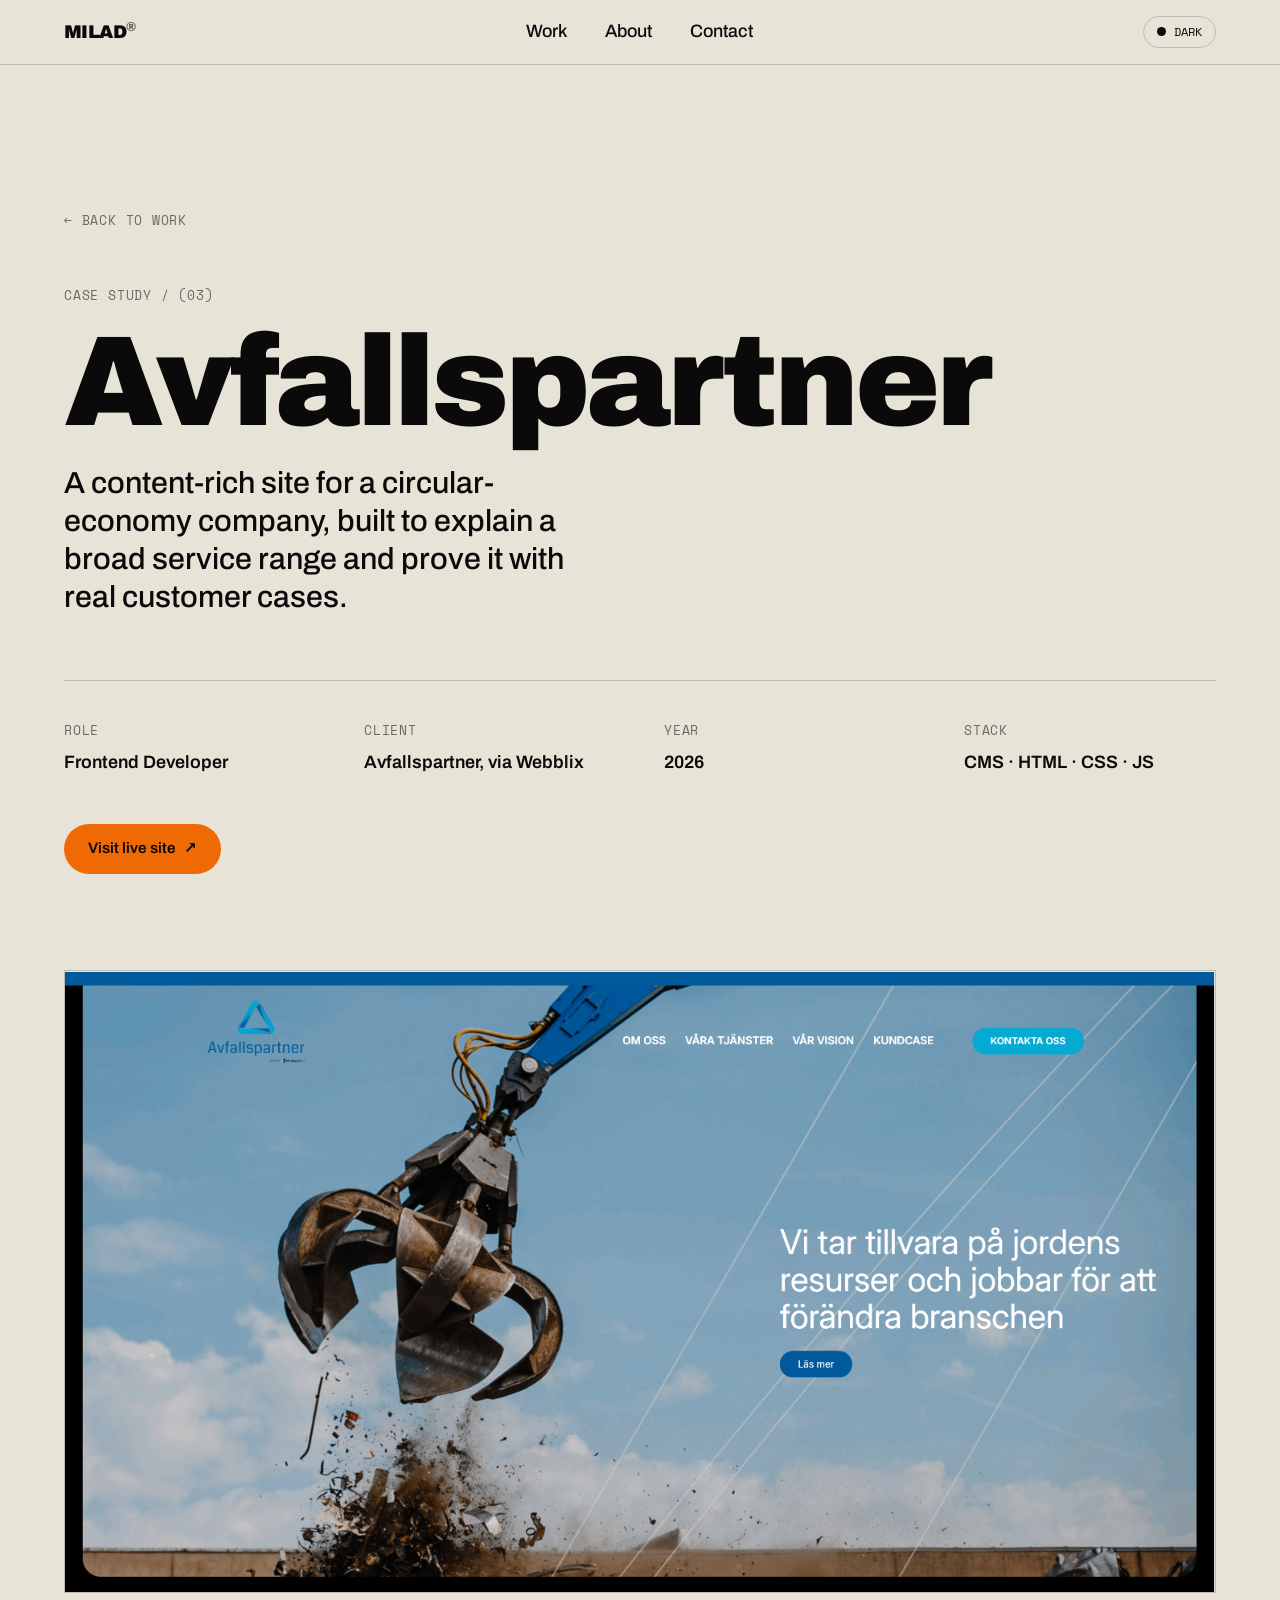
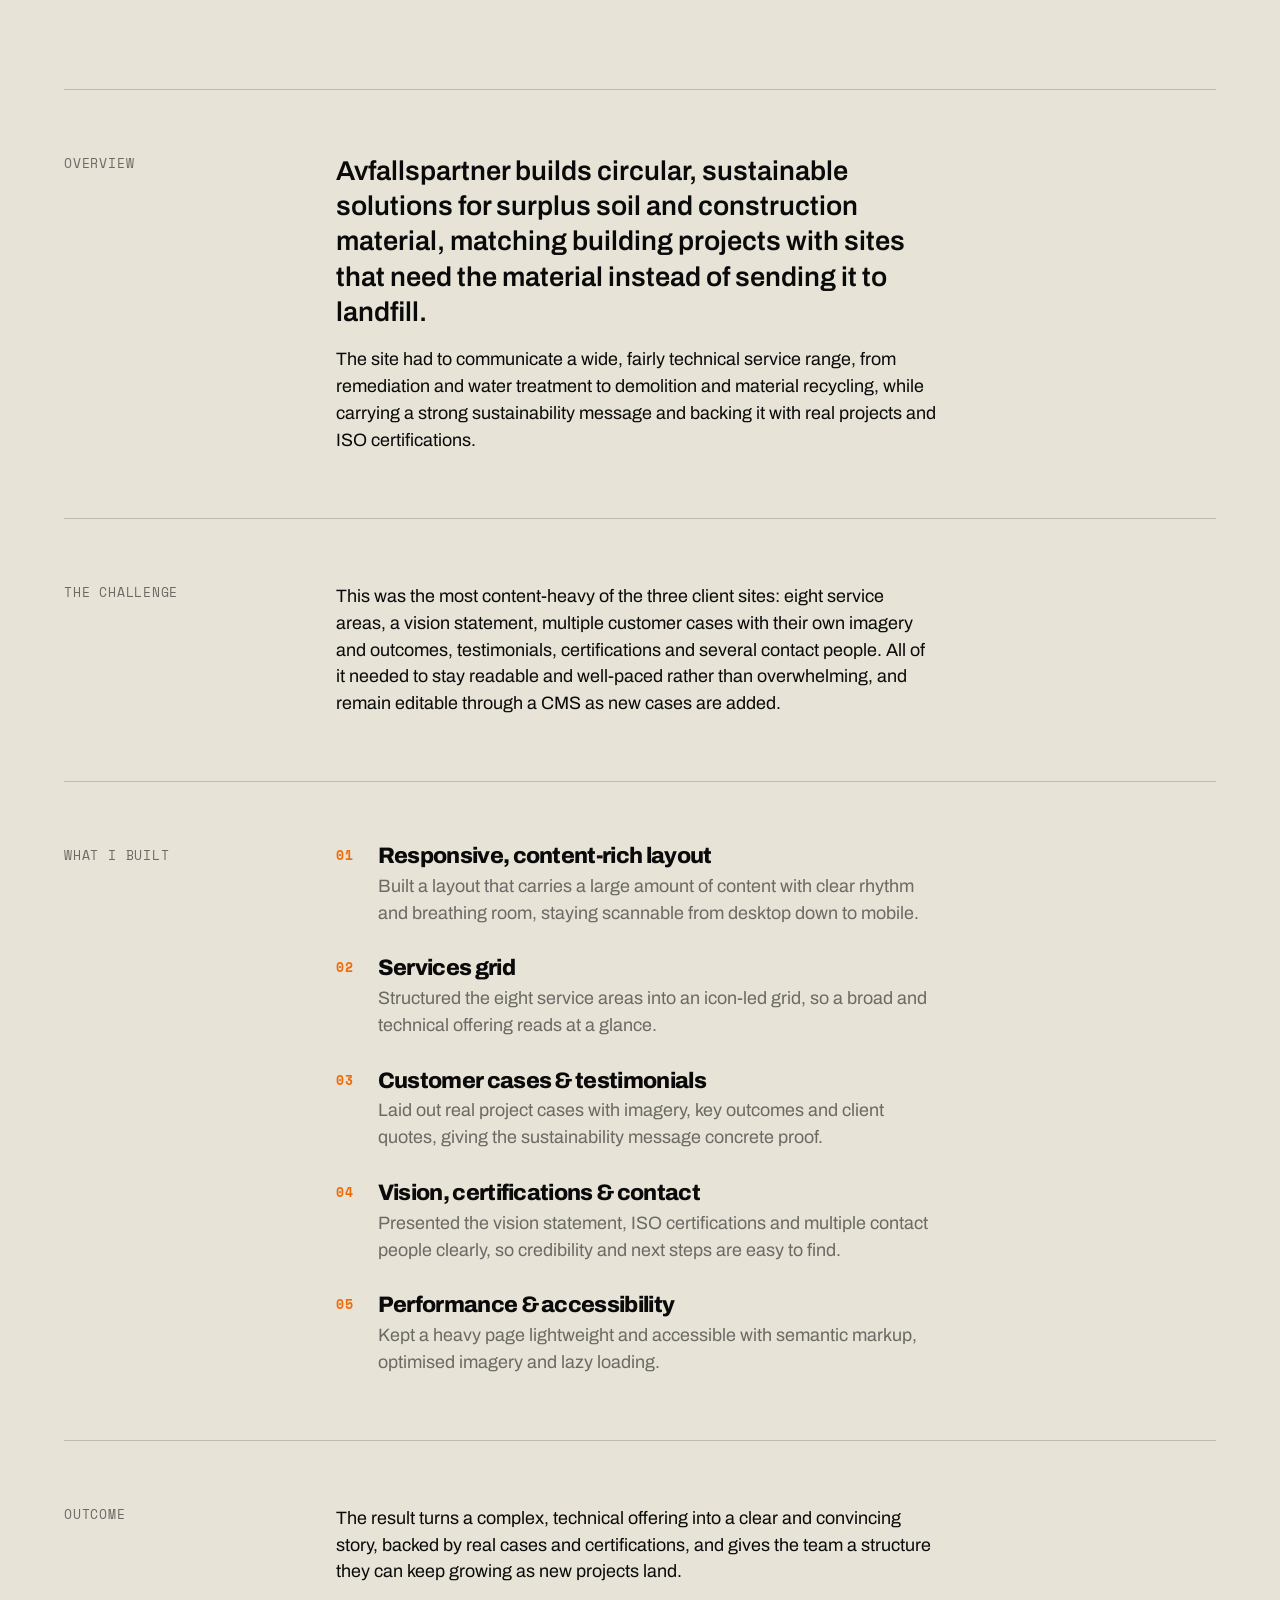
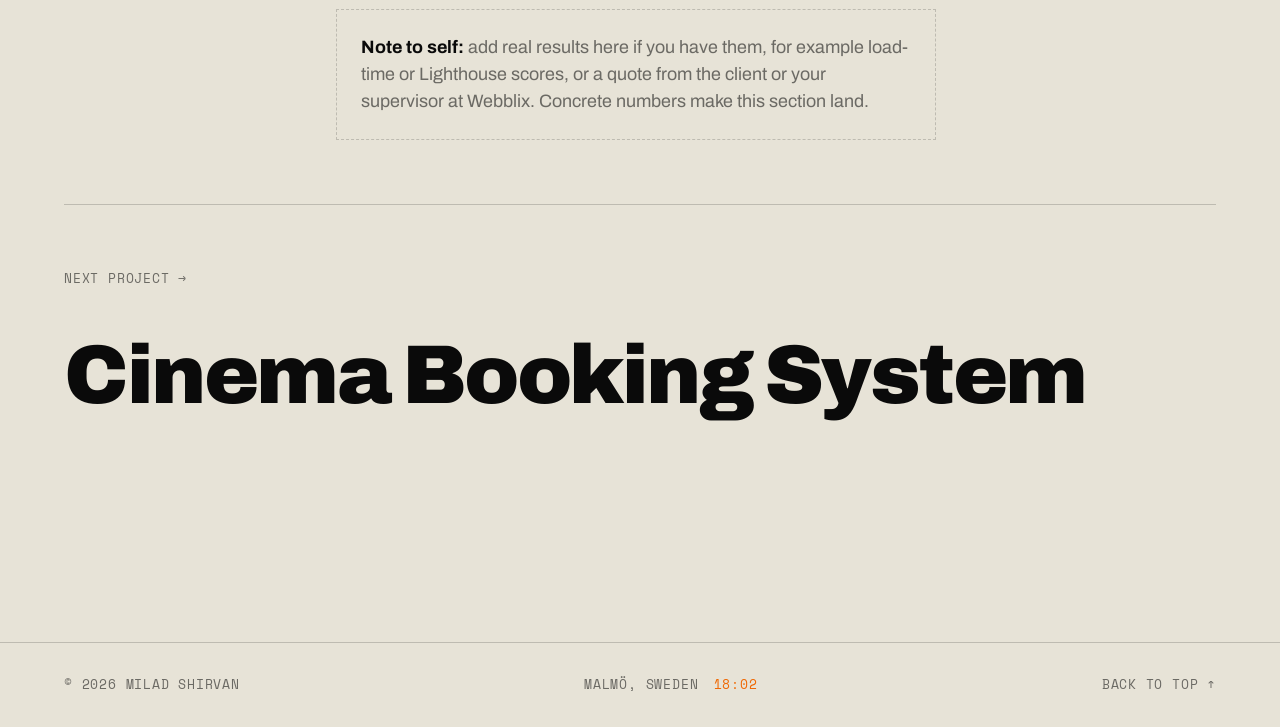
<file: work-avfallspartner.html>
<!doctype html>
<html lang="en" data-theme="light">
  <head>
    <meta charset="UTF-8" />
    <meta name="viewport" content="width=device-width, initial-scale=1.0" />
    <title>Avfallspartner · Case Study · Milad Shirvan</title>
    <meta
      name="description"
      content="Case study: a content-rich site for Avfallspartner, a circular-economy company reusing surplus construction material. Frontend by Milad Shirvan."
    />

    <link rel="icon" href="images/favicon.svg" type="image/svg+xml" />
    <meta name="theme-color" content="#0A0A0A" />

    <link rel="preconnect" href="https://fonts.googleapis.com" />
    <link rel="preconnect" href="https://fonts.gstatic.com" crossorigin />
    <link
      href="https://fonts.googleapis.com/css2?family=Archivo:wght@400;500;600;700;800;900&family=Space+Mono:wght@400;700&display=swap"
      rel="stylesheet"
    />

    <link rel="stylesheet" href="style.css" />
  </head>
  <body>
    <div class="cursor" id="cursor" aria-hidden="true">
      <span class="cursor-dot"></span>
    </div>

    <header class="nav">
      <a href="index.html" class="wordmark">MILAD<span>&reg;</span></a>
      <nav class="nav-links" aria-label="Primary">
        <a href="index.html#work">Work</a>
        <a href="index.html#about">About</a>
        <a href="index.html#contact">Contact</a>
      </nav>
      <div class="nav-tools">
        <button
          id="themeToggle"
          class="theme-toggle"
          aria-label="Toggle color theme"
          aria-pressed="false"
        >
          <span class="theme-dot"></span><span class="theme-label">Dark</span>
        </button>
        <button
          id="menuToggle"
          class="menu-toggle"
          aria-label="Toggle menu"
          aria-expanded="false"
        >
          <span></span><span></span>
        </button>
      </div>
    </header>

    <main id="top" class="container-x container-y">
      <a href="index.html#work" class="mono case-back">← Back to work</a>

      <span class="mono case-eyebrow reveal">Case study / (03)</span>
      <h1 class="case-title reveal">Avfallspartner</h1>
      <p class="case-summary reveal">
        A content-rich site for a circular-economy company, built to explain a
        broad service range and prove it with real customer cases.
      </p>

      <div class="case-meta reveal">
        <div>
          <span class="mono m-label">Role</span
          ><span class="m-value">Frontend Developer</span>
        </div>
        <div>
          <span class="mono m-label">Client</span
          ><span class="m-value">Avfallspartner, via Webblix</span>
        </div>
        <div>
          <span class="mono m-label">Year</span
          ><span class="m-value">2026</span>
        </div>
        <div>
          <span class="mono m-label">Stack</span
          ><span class="m-value">CMS · HTML · CSS · JS</span>
        </div>
      </div>

      <a
        href="https://www.avfallspartner.se/"
        target="_blank"
        rel="noopener"
        class="btn btn-solid case-visit"
        >Visit live site <span aria-hidden="true">↗</span></a
      >

      <figure class="case-figure reveal">
        <img
          src="images/avfallspartner.png"
          alt="Avfallspartner website"
          loading="lazy"
        />
      </figure>

      <section class="case-section">
        <span class="mono s-label">Overview</span>
        <div class="s-body">
          <p class="case-lead reveal">
            Avfallspartner builds circular, sustainable solutions for surplus
            soil and construction material, matching building projects with
            sites that need the material instead of sending it to landfill.
          </p>
          <p class="reveal">
            The site had to communicate a wide, fairly technical service range,
            from remediation and water treatment to demolition and material
            recycling, while carrying a strong sustainability message and
            backing it with real projects and ISO certifications.
          </p>
        </div>
      </section>

      <section class="case-section">
        <span class="mono s-label">The challenge</span>
        <div class="s-body reveal">
          <p>
            This was the most content-heavy of the three client sites: eight
            service areas, a vision statement, multiple customer cases with
            their own imagery and outcomes, testimonials, certifications and
            several contact people. All of it needed to stay readable and
            well-paced rather than overwhelming, and remain editable through a
            CMS as new cases are added.
          </p>
        </div>
      </section>

      <section class="case-section">
        <span class="mono s-label">What I built</span>
        <div class="s-body">
          <ol class="case-steps">
            <li class="case-step reveal">
              <span class="mono st-num">01</span>
              <div>
                <h3>Responsive, content-rich layout</h3>
                <p>
                  Built a layout that carries a large amount of content with
                  clear rhythm and breathing room, staying scannable from
                  desktop down to mobile.
                </p>
              </div>
            </li>
            <li class="case-step reveal">
              <span class="mono st-num">02</span>
              <div>
                <h3>Services grid</h3>
                <p>
                  Structured the eight service areas into an icon-led grid, so a
                  broad and technical offering reads at a glance.
                </p>
              </div>
            </li>
            <li class="case-step reveal">
              <span class="mono st-num">03</span>
              <div>
                <h3>Customer cases &amp; testimonials</h3>
                <p>
                  Laid out real project cases with imagery, key outcomes and
                  client quotes, giving the sustainability message concrete
                  proof.
                </p>
              </div>
            </li>
            <li class="case-step reveal">
              <span class="mono st-num">04</span>
              <div>
                <h3>Vision, certifications &amp; contact</h3>
                <p>
                  Presented the vision statement, ISO certifications and
                  multiple contact people clearly, so credibility and next steps
                  are easy to find.
                </p>
              </div>
            </li>
            <li class="case-step reveal">
              <span class="mono st-num">05</span>
              <div>
                <h3>Performance &amp; accessibility</h3>
                <p>
                  Kept a heavy page lightweight and accessible with semantic
                  markup, optimised imagery and lazy loading.
                </p>
              </div>
            </li>
          </ol>
        </div>
      </section>

      <section class="case-section">
        <span class="mono s-label">Outcome</span>
        <div class="s-body reveal">
          <p>
            The result turns a complex, technical offering into a clear and
            convincing story, backed by real cases and certifications, and gives
            the team a structure they can keep growing as new projects land.
          </p>
          <p class="case-note">
            <strong>Note to self:</strong> add real results here if you have
            them, for example load-time or Lighthouse scores, or a quote from
            the client or your supervisor at Webblix. Concrete numbers make this
            section land.
          </p>
        </div>
      </section>

      <a href="work-cinema.html" class="case-next">
        <span class="mono n-lead">Next project →</span>
        <span class="n-title">Cinema Booking System</span>
      </a>
    </main>

    <footer class="footer container-x">
      <span class="mono">© <span id="year"></span> Milad Shirvan</span>
      <span class="mono"
        >Malmö, Sweden <span class="clock" id="clock"></span
      ></span>
      <a href="#top" class="mono back-top">Back to top ↑</a>
    </footer>

    <script src="script.js"></script>
  </body>
</html>
</file>
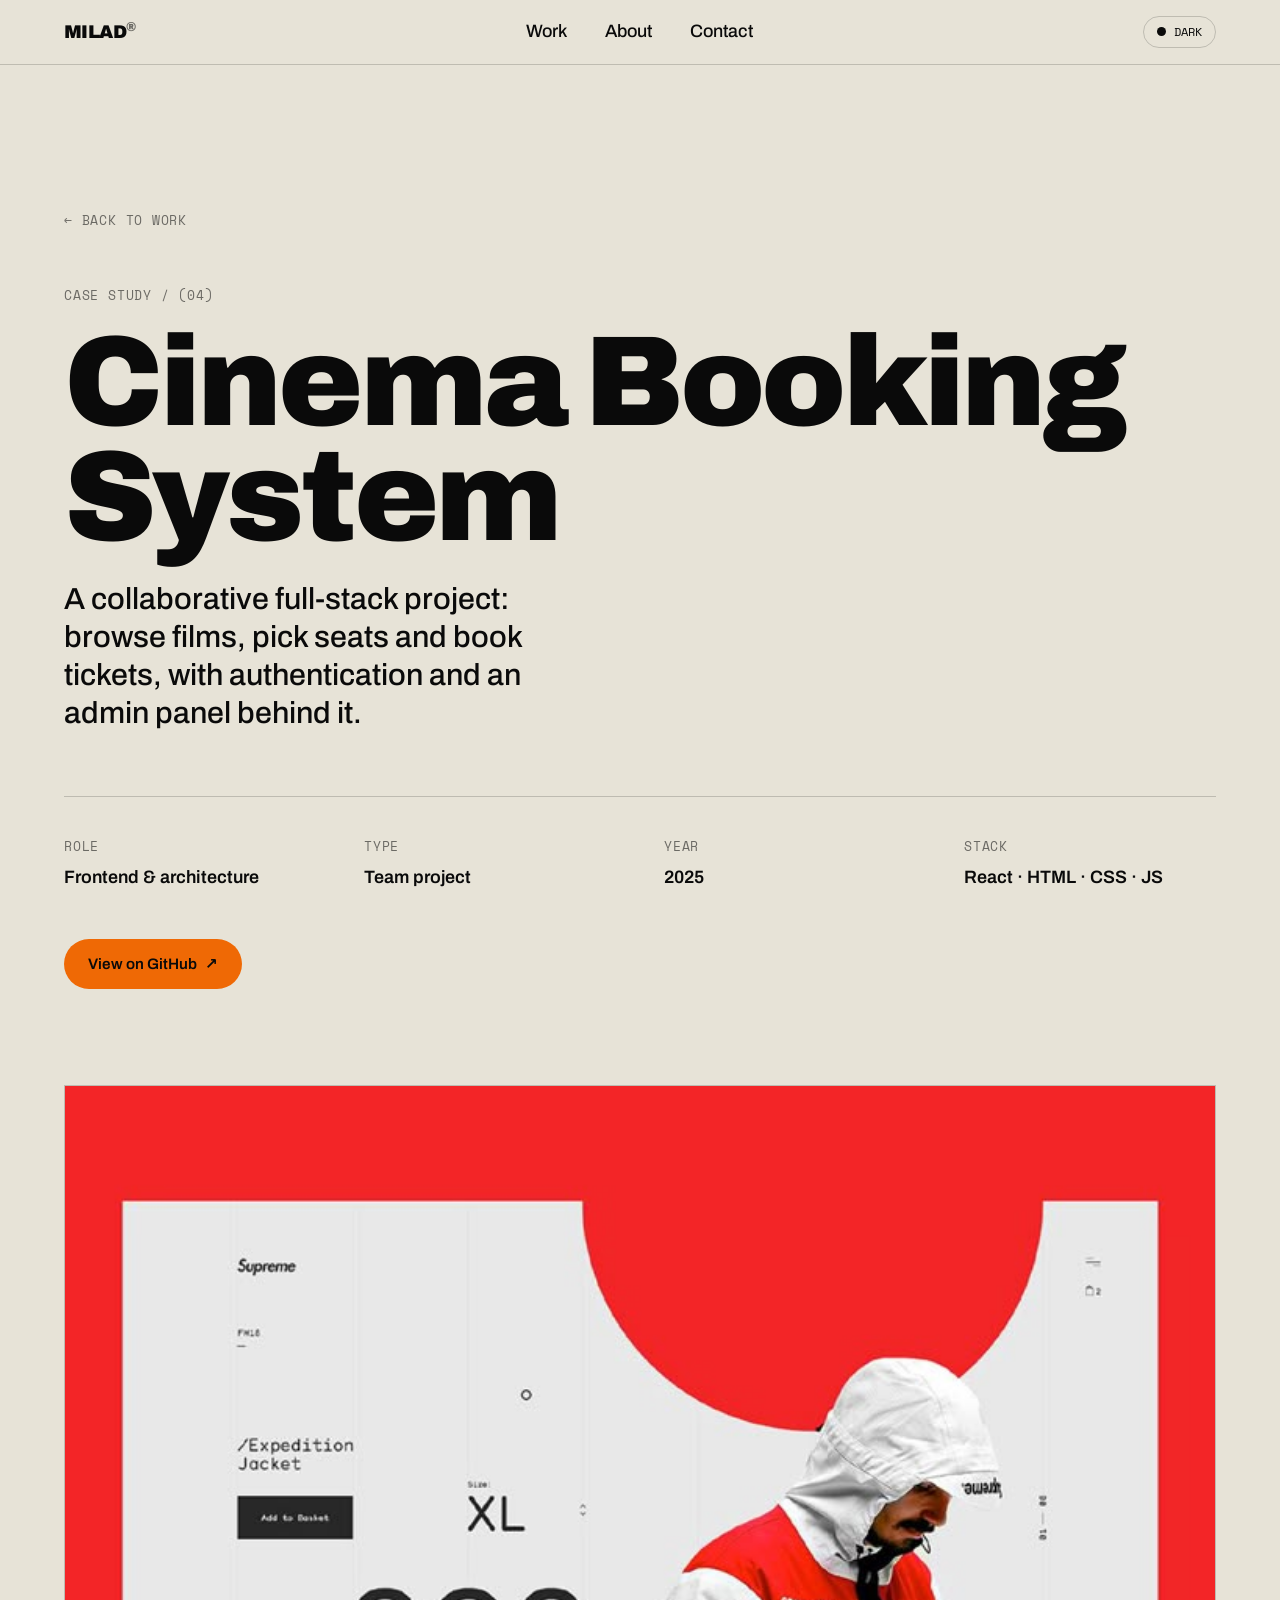
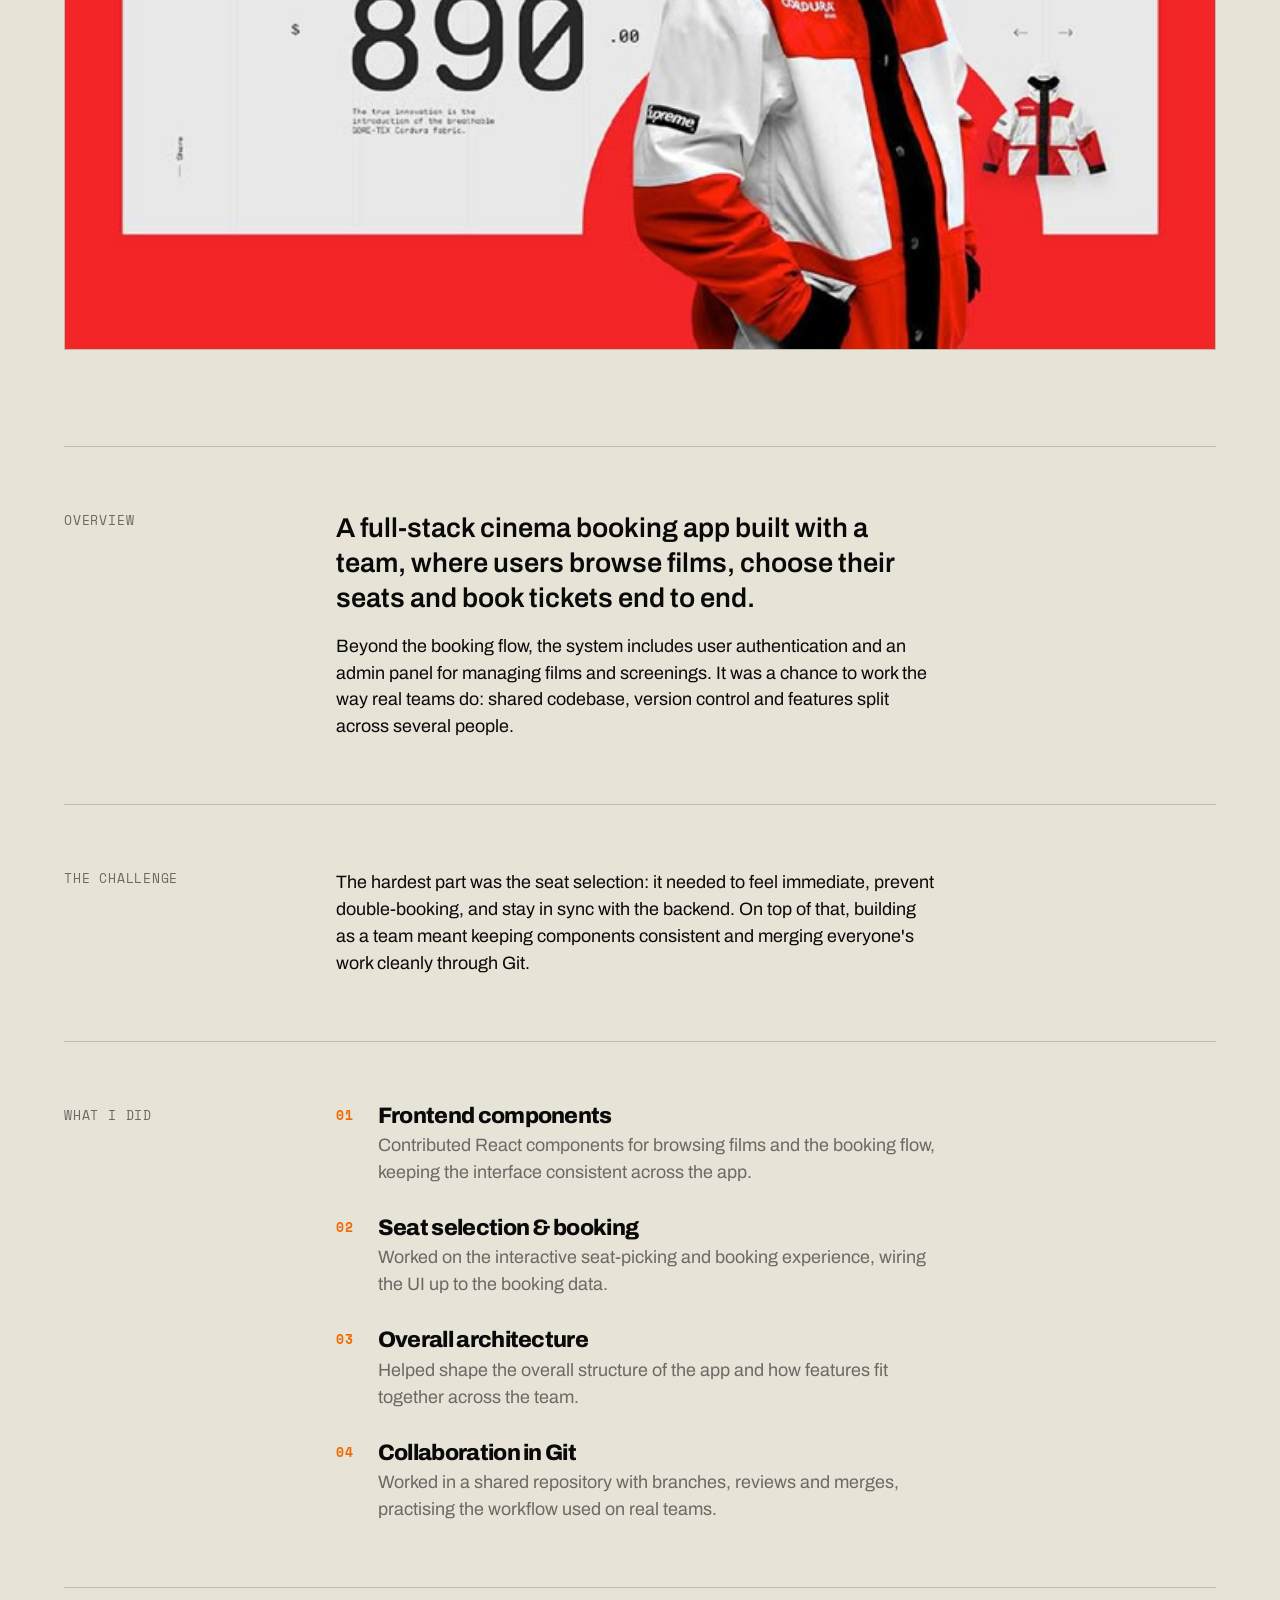
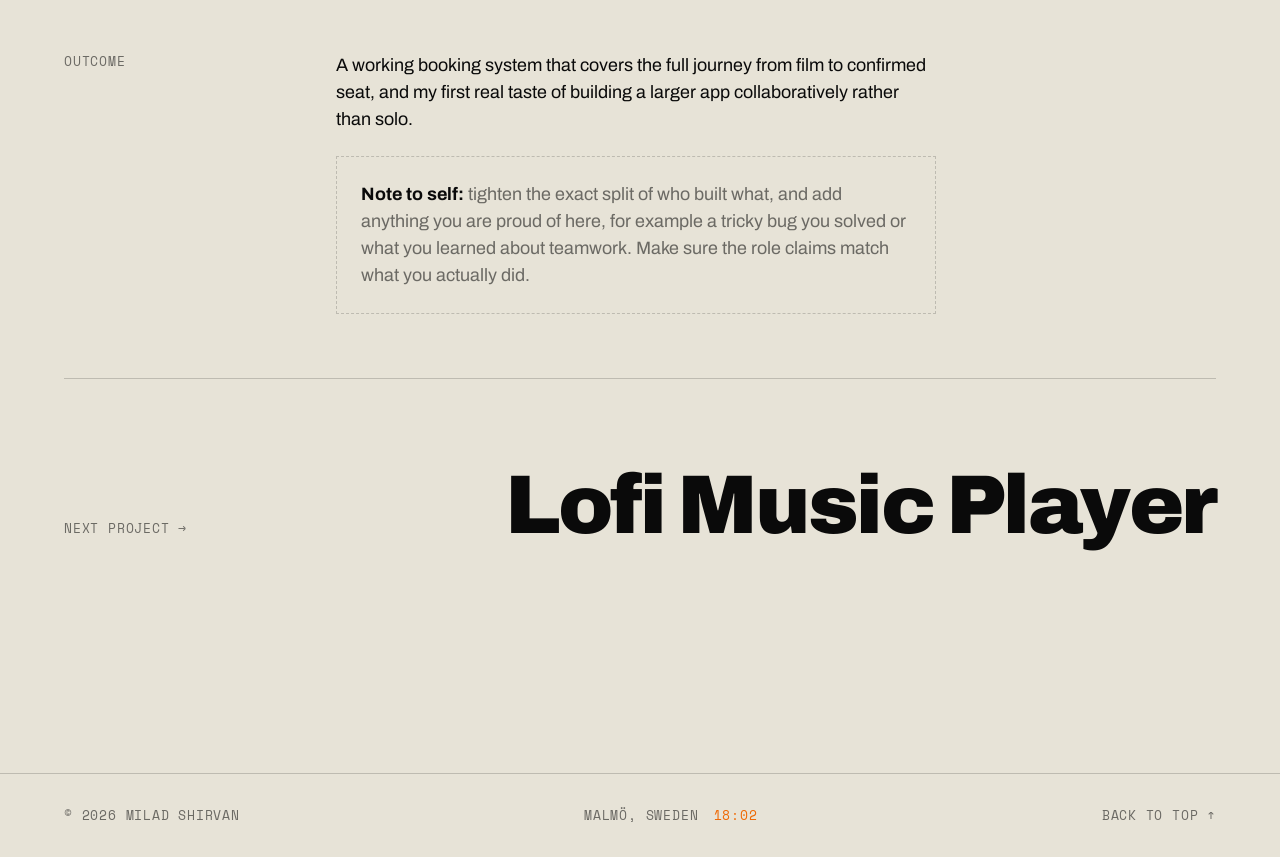
<file: work-cinema.html>
<!doctype html>
<html lang="en" data-theme="light">
  <head>
    <meta charset="UTF-8" />
    <meta name="viewport" content="width=device-width, initial-scale=1.0" />
    <title>Cinema Booking System · Case Study · Milad Shirvan</title>
    <meta
      name="description"
      content="Case study: a collaborative full-stack cinema booking system with seat selection, authentication and an admin panel. Frontend by Milad Shirvan."
    />

    <link rel="icon" href="images/favicon.svg" type="image/svg+xml" />
    <meta name="theme-color" content="#0A0A0A" />

    <link rel="preconnect" href="https://fonts.googleapis.com" />
    <link rel="preconnect" href="https://fonts.gstatic.com" crossorigin />
    <link
      href="https://fonts.googleapis.com/css2?family=Archivo:wght@400;500;600;700;800;900&family=Space+Mono:wght@400;700&display=swap"
      rel="stylesheet"
    />

    <link rel="stylesheet" href="style.css" />
  </head>
  <body>
    <div class="cursor" id="cursor" aria-hidden="true">
      <span class="cursor-dot"></span>
    </div>

    <header class="nav">
      <a href="index.html" class="wordmark">MILAD<span>&reg;</span></a>
      <nav class="nav-links" aria-label="Primary">
        <a href="index.html#work">Work</a>
        <a href="index.html#about">About</a>
        <a href="index.html#contact">Contact</a>
      </nav>
      <div class="nav-tools">
        <button
          id="themeToggle"
          class="theme-toggle"
          aria-label="Toggle color theme"
          aria-pressed="false"
        >
          <span class="theme-dot"></span><span class="theme-label">Dark</span>
        </button>
        <button
          id="menuToggle"
          class="menu-toggle"
          aria-label="Toggle menu"
          aria-expanded="false"
        >
          <span></span><span></span>
        </button>
      </div>
    </header>

    <main id="top" class="container-x container-y">
      <a href="index.html#work" class="mono case-back">← Back to work</a>

      <span class="mono case-eyebrow reveal">Case study / (04)</span>
      <h1 class="case-title reveal">Cinema Booking System</h1>
      <p class="case-summary reveal">
        A collaborative full-stack project: browse films, pick seats and book
        tickets, with authentication and an admin panel behind it.
      </p>

      <div class="case-meta reveal">
        <div>
          <span class="mono m-label">Role</span
          ><span class="m-value">Frontend &amp; architecture</span>
        </div>
        <div>
          <span class="mono m-label">Type</span
          ><span class="m-value">Team project</span>
        </div>
        <div>
          <span class="mono m-label">Year</span
          ><span class="m-value">2025</span>
        </div>
        <div>
          <span class="mono m-label">Stack</span
          ><span class="m-value">React · HTML · CSS · JS</span>
        </div>
      </div>

      <a
        href="https://github.com/Taninwat-55/cinema-booking-system-project"
        target="_blank"
        rel="noopener"
        class="btn btn-solid case-visit"
        >View on GitHub <span aria-hidden="true">↗</span></a
      >

      <figure class="case-figure reveal">
        <img
          src="images/cinemabooking.png"
          alt="Cinema Booking System"
          loading="lazy"
        />
      </figure>

      <section class="case-section">
        <span class="mono s-label">Overview</span>
        <div class="s-body">
          <p class="case-lead reveal">
            A full-stack cinema booking app built with a team, where users
            browse films, choose their seats and book tickets end to end.
          </p>
          <p class="reveal">
            Beyond the booking flow, the system includes user authentication and
            an admin panel for managing films and screenings. It was a chance to
            work the way real teams do: shared codebase, version control and
            features split across several people.
          </p>
        </div>
      </section>

      <section class="case-section">
        <span class="mono s-label">The challenge</span>
        <div class="s-body reveal">
          <p>
            The hardest part was the seat selection: it needed to feel
            immediate, prevent double-booking, and stay in sync with the
            backend. On top of that, building as a team meant keeping components
            consistent and merging everyone's work cleanly through Git.
          </p>
        </div>
      </section>

      <section class="case-section">
        <span class="mono s-label">What I did</span>
        <div class="s-body">
          <ol class="case-steps">
            <li class="case-step reveal">
              <span class="mono st-num">01</span>
              <div>
                <h3>Frontend components</h3>
                <p>
                  Contributed React components for browsing films and the
                  booking flow, keeping the interface consistent across the app.
                </p>
              </div>
            </li>
            <li class="case-step reveal">
              <span class="mono st-num">02</span>
              <div>
                <h3>Seat selection &amp; booking</h3>
                <p>
                  Worked on the interactive seat-picking and booking experience,
                  wiring the UI up to the booking data.
                </p>
              </div>
            </li>
            <li class="case-step reveal">
              <span class="mono st-num">03</span>
              <div>
                <h3>Overall architecture</h3>
                <p>
                  Helped shape the overall structure of the app and how features
                  fit together across the team.
                </p>
              </div>
            </li>
            <li class="case-step reveal">
              <span class="mono st-num">04</span>
              <div>
                <h3>Collaboration in Git</h3>
                <p>
                  Worked in a shared repository with branches, reviews and
                  merges, practising the workflow used on real teams.
                </p>
              </div>
            </li>
          </ol>
        </div>
      </section>

      <section class="case-section">
        <span class="mono s-label">Outcome</span>
        <div class="s-body reveal">
          <p>
            A working booking system that covers the full journey from film to
            confirmed seat, and my first real taste of building a larger app
            collaboratively rather than solo.
          </p>
          <p class="case-note">
            <strong>Note to self:</strong> tighten the exact split of who built
            what, and add anything you are proud of here, for example a tricky
            bug you solved or what you learned about teamwork. Make sure the
            role claims match what you actually did.
          </p>
        </div>
      </section>

      <a href="work-lofi.html" class="case-next">
        <span class="mono n-lead">Next project →</span>
        <span class="n-title">Lofi Music Player</span>
      </a>
    </main>

    <footer class="footer container-x">
      <span class="mono">© <span id="year"></span> Milad Shirvan</span>
      <span class="mono"
        >Malmö, Sweden <span class="clock" id="clock"></span
      ></span>
      <a href="#top" class="mono back-top">Back to top ↑</a>
    </footer>

    <script src="script.js"></script>
  </body>
</html>
</file>
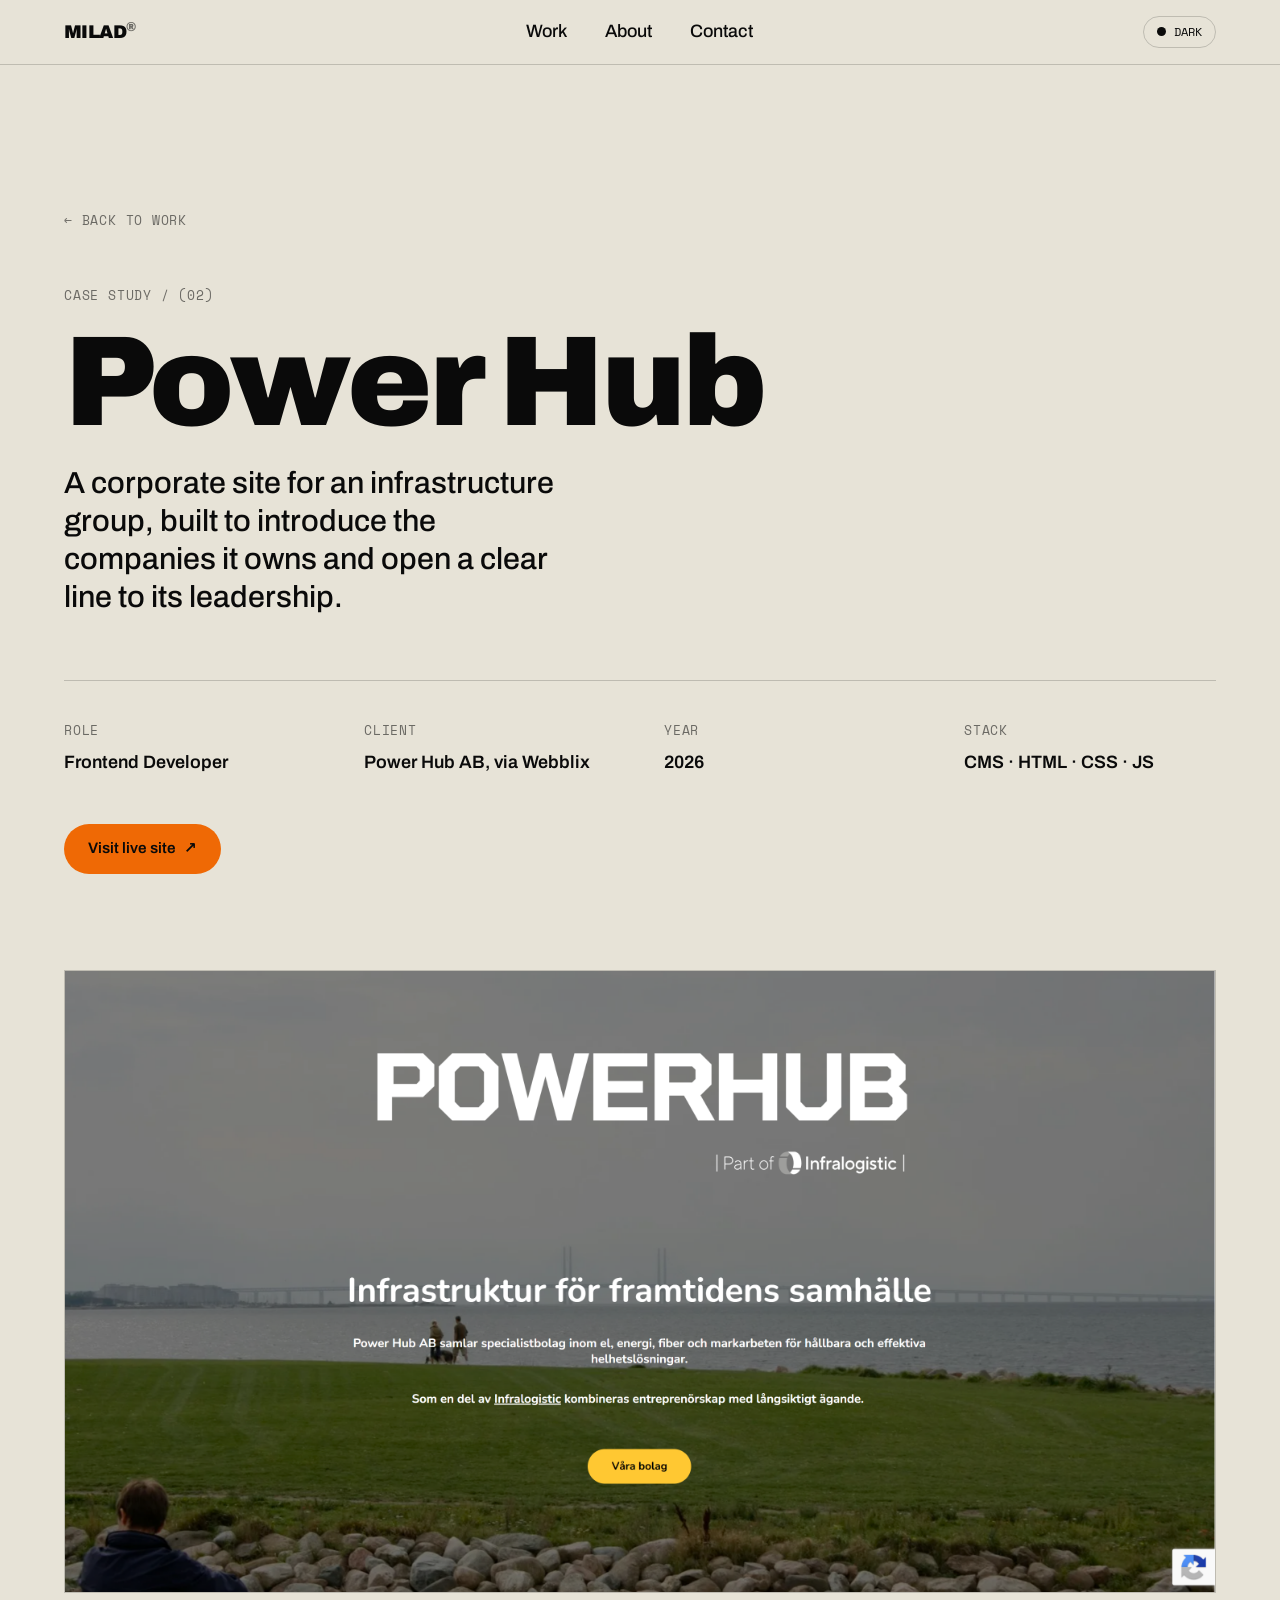
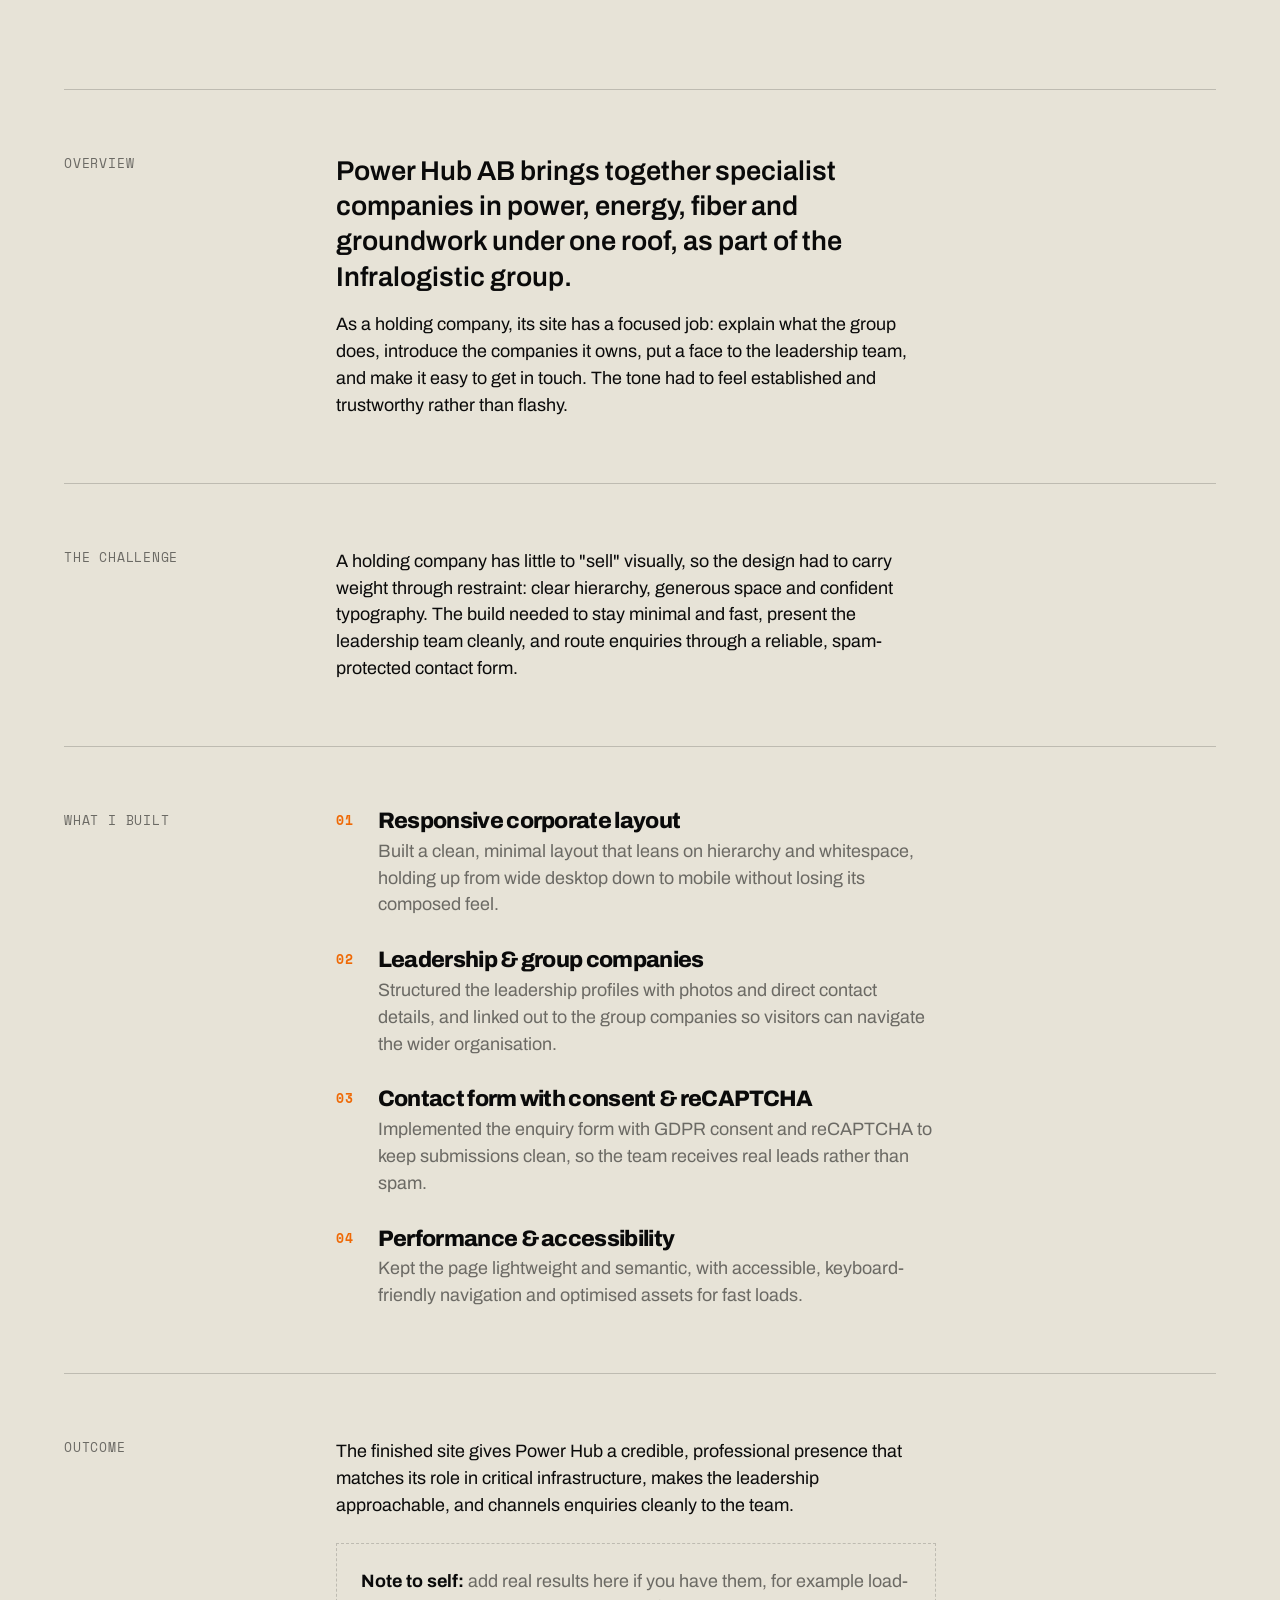
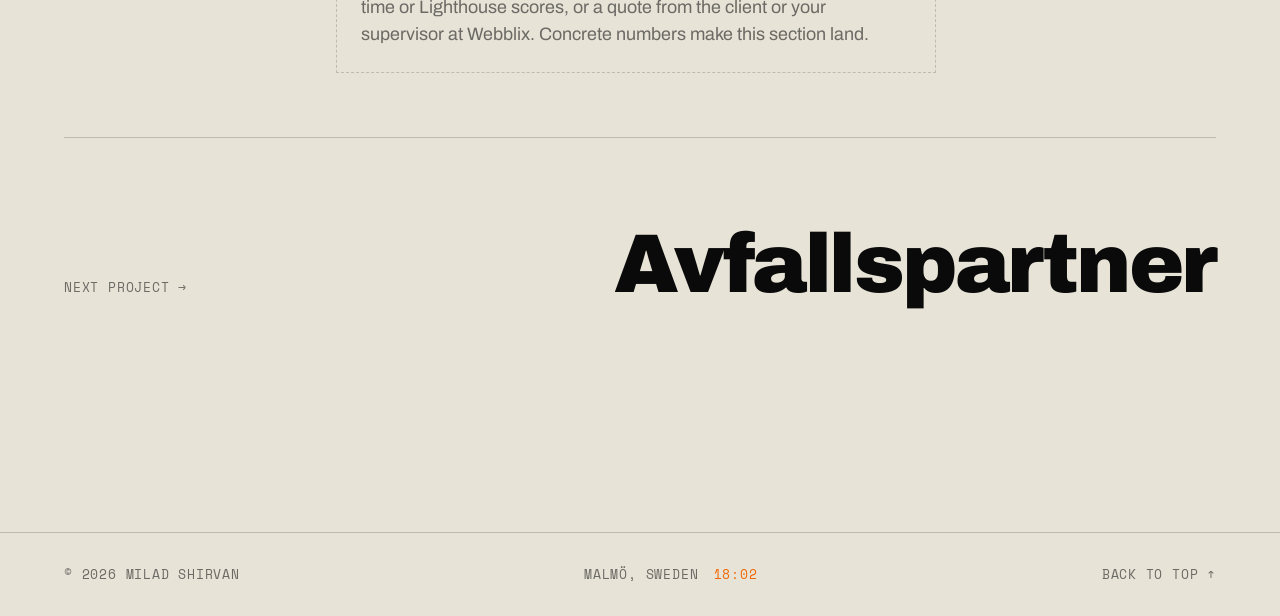
<file: work-powerhub.html>
<!doctype html>
<html lang="en" data-theme="light">
  <head>
    <meta charset="UTF-8" />
    <meta name="viewport" content="width=device-width, initial-scale=1.0" />
    <title>Power Hub · Case Study · Milad Shirvan</title>
    <meta
      name="description"
      content="Case study: a corporate site for Power Hub AB, an infrastructure group uniting specialist firms in power, energy, fiber and groundwork. Frontend by Milad Shirvan."
    />

    <link rel="icon" href="images/favicon.svg" type="image/svg+xml" />
    <meta name="theme-color" content="#0A0A0A" />

    <link rel="preconnect" href="https://fonts.googleapis.com" />
    <link rel="preconnect" href="https://fonts.gstatic.com" crossorigin />
    <link
      href="https://fonts.googleapis.com/css2?family=Archivo:wght@400;500;600;700;800;900&family=Space+Mono:wght@400;700&display=swap"
      rel="stylesheet"
    />

    <link rel="stylesheet" href="style.css" />
  </head>
  <body>
    <div class="cursor" id="cursor" aria-hidden="true">
      <span class="cursor-dot"></span>
    </div>

    <header class="nav">
      <a href="index.html" class="wordmark">MILAD<span>&reg;</span></a>
      <nav class="nav-links" aria-label="Primary">
        <a href="index.html#work">Work</a>
        <a href="index.html#about">About</a>
        <a href="index.html#contact">Contact</a>
      </nav>
      <div class="nav-tools">
        <button
          id="themeToggle"
          class="theme-toggle"
          aria-label="Toggle color theme"
          aria-pressed="false"
        >
          <span class="theme-dot"></span><span class="theme-label">Dark</span>
        </button>
        <button
          id="menuToggle"
          class="menu-toggle"
          aria-label="Toggle menu"
          aria-expanded="false"
        >
          <span></span><span></span>
        </button>
      </div>
    </header>

    <main id="top" class="container-x container-y">
      <a href="index.html#work" class="mono case-back">← Back to work</a>

      <span class="mono case-eyebrow reveal">Case study / (02)</span>
      <h1 class="case-title reveal">Power Hub</h1>
      <p class="case-summary reveal">
        A corporate site for an infrastructure group, built to introduce the
        companies it owns and open a clear line to its leadership.
      </p>

      <div class="case-meta reveal">
        <div>
          <span class="mono m-label">Role</span
          ><span class="m-value">Frontend Developer</span>
        </div>
        <div>
          <span class="mono m-label">Client</span
          ><span class="m-value">Power Hub AB, via Webblix</span>
        </div>
        <div>
          <span class="mono m-label">Year</span
          ><span class="m-value">2026</span>
        </div>
        <div>
          <span class="mono m-label">Stack</span
          ><span class="m-value">CMS · HTML · CSS · JS</span>
        </div>
      </div>

      <a
        href="https://www.power-hub.se/"
        target="_blank"
        rel="noopener"
        class="btn btn-solid case-visit"
        >Visit live site <span aria-hidden="true">↗</span></a
      >

      <figure class="case-figure reveal">
        <img
          src="images/power-hub.png"
          alt="Power Hub website"
          loading="lazy"
        />
      </figure>

      <section class="case-section">
        <span class="mono s-label">Overview</span>
        <div class="s-body">
          <p class="case-lead reveal">
            Power Hub AB brings together specialist companies in power, energy,
            fiber and groundwork under one roof, as part of the Infralogistic
            group.
          </p>
          <p class="reveal">
            As a holding company, its site has a focused job: explain what the
            group does, introduce the companies it owns, put a face to the
            leadership team, and make it easy to get in touch. The tone had to
            feel established and trustworthy rather than flashy.
          </p>
        </div>
      </section>

      <section class="case-section">
        <span class="mono s-label">The challenge</span>
        <div class="s-body reveal">
          <p>
            A holding company has little to "sell" visually, so the design had
            to carry weight through restraint: clear hierarchy, generous space
            and confident typography. The build needed to stay minimal and fast,
            present the leadership team cleanly, and route enquiries through a
            reliable, spam-protected contact form.
          </p>
        </div>
      </section>

      <section class="case-section">
        <span class="mono s-label">What I built</span>
        <div class="s-body">
          <ol class="case-steps">
            <li class="case-step reveal">
              <span class="mono st-num">01</span>
              <div>
                <h3>Responsive corporate layout</h3>
                <p>
                  Built a clean, minimal layout that leans on hierarchy and
                  whitespace, holding up from wide desktop down to mobile
                  without losing its composed feel.
                </p>
              </div>
            </li>
            <li class="case-step reveal">
              <span class="mono st-num">02</span>
              <div>
                <h3>Leadership &amp; group companies</h3>
                <p>
                  Structured the leadership profiles with photos and direct
                  contact details, and linked out to the group companies so
                  visitors can navigate the wider organisation.
                </p>
              </div>
            </li>
            <li class="case-step reveal">
              <span class="mono st-num">03</span>
              <div>
                <h3>Contact form with consent &amp; reCAPTCHA</h3>
                <p>
                  Implemented the enquiry form with GDPR consent and reCAPTCHA
                  to keep submissions clean, so the team receives real leads
                  rather than spam.
                </p>
              </div>
            </li>
            <li class="case-step reveal">
              <span class="mono st-num">04</span>
              <div>
                <h3>Performance &amp; accessibility</h3>
                <p>
                  Kept the page lightweight and semantic, with accessible,
                  keyboard-friendly navigation and optimised assets for fast
                  loads.
                </p>
              </div>
            </li>
          </ol>
        </div>
      </section>

      <section class="case-section">
        <span class="mono s-label">Outcome</span>
        <div class="s-body reveal">
          <p>
            The finished site gives Power Hub a credible, professional presence
            that matches its role in critical infrastructure, makes the
            leadership approachable, and channels enquiries cleanly to the team.
          </p>
          <p class="case-note">
            <strong>Note to self:</strong> add real results here if you have
            them, for example load-time or Lighthouse scores, or a quote from
            the client or your supervisor at Webblix. Concrete numbers make this
            section land.
          </p>
        </div>
      </section>

      <a href="work-avfallspartner.html" class="case-next">
        <span class="mono n-lead">Next project →</span>
        <span class="n-title">Avfallspartner</span>
      </a>
    </main>

    <footer class="footer container-x">
      <span class="mono">© <span id="year"></span> Milad Shirvan</span>
      <span class="mono"
        >Malmö, Sweden <span class="clock" id="clock"></span
      ></span>
      <a href="#top" class="mono back-top">Back to top ↑</a>
    </footer>

    <script src="script.js"></script>
  </body>
</html>
</file>
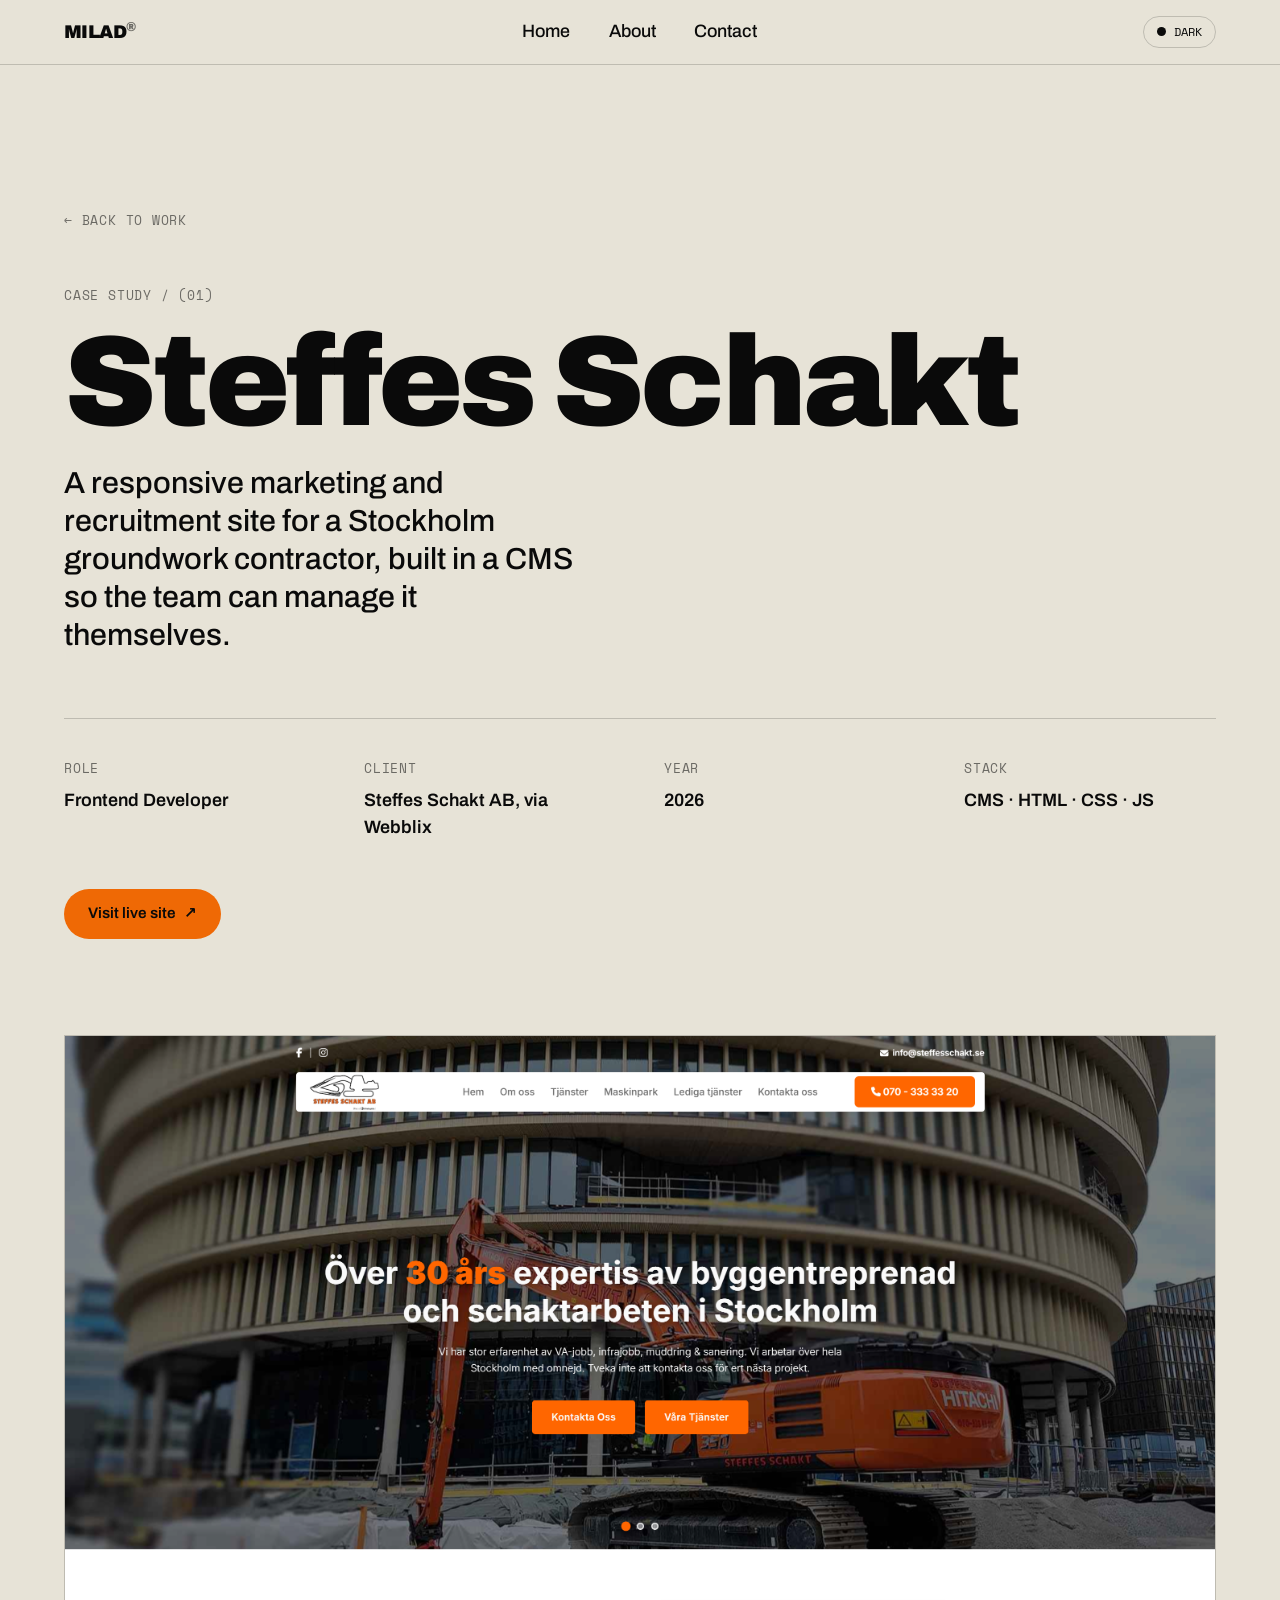
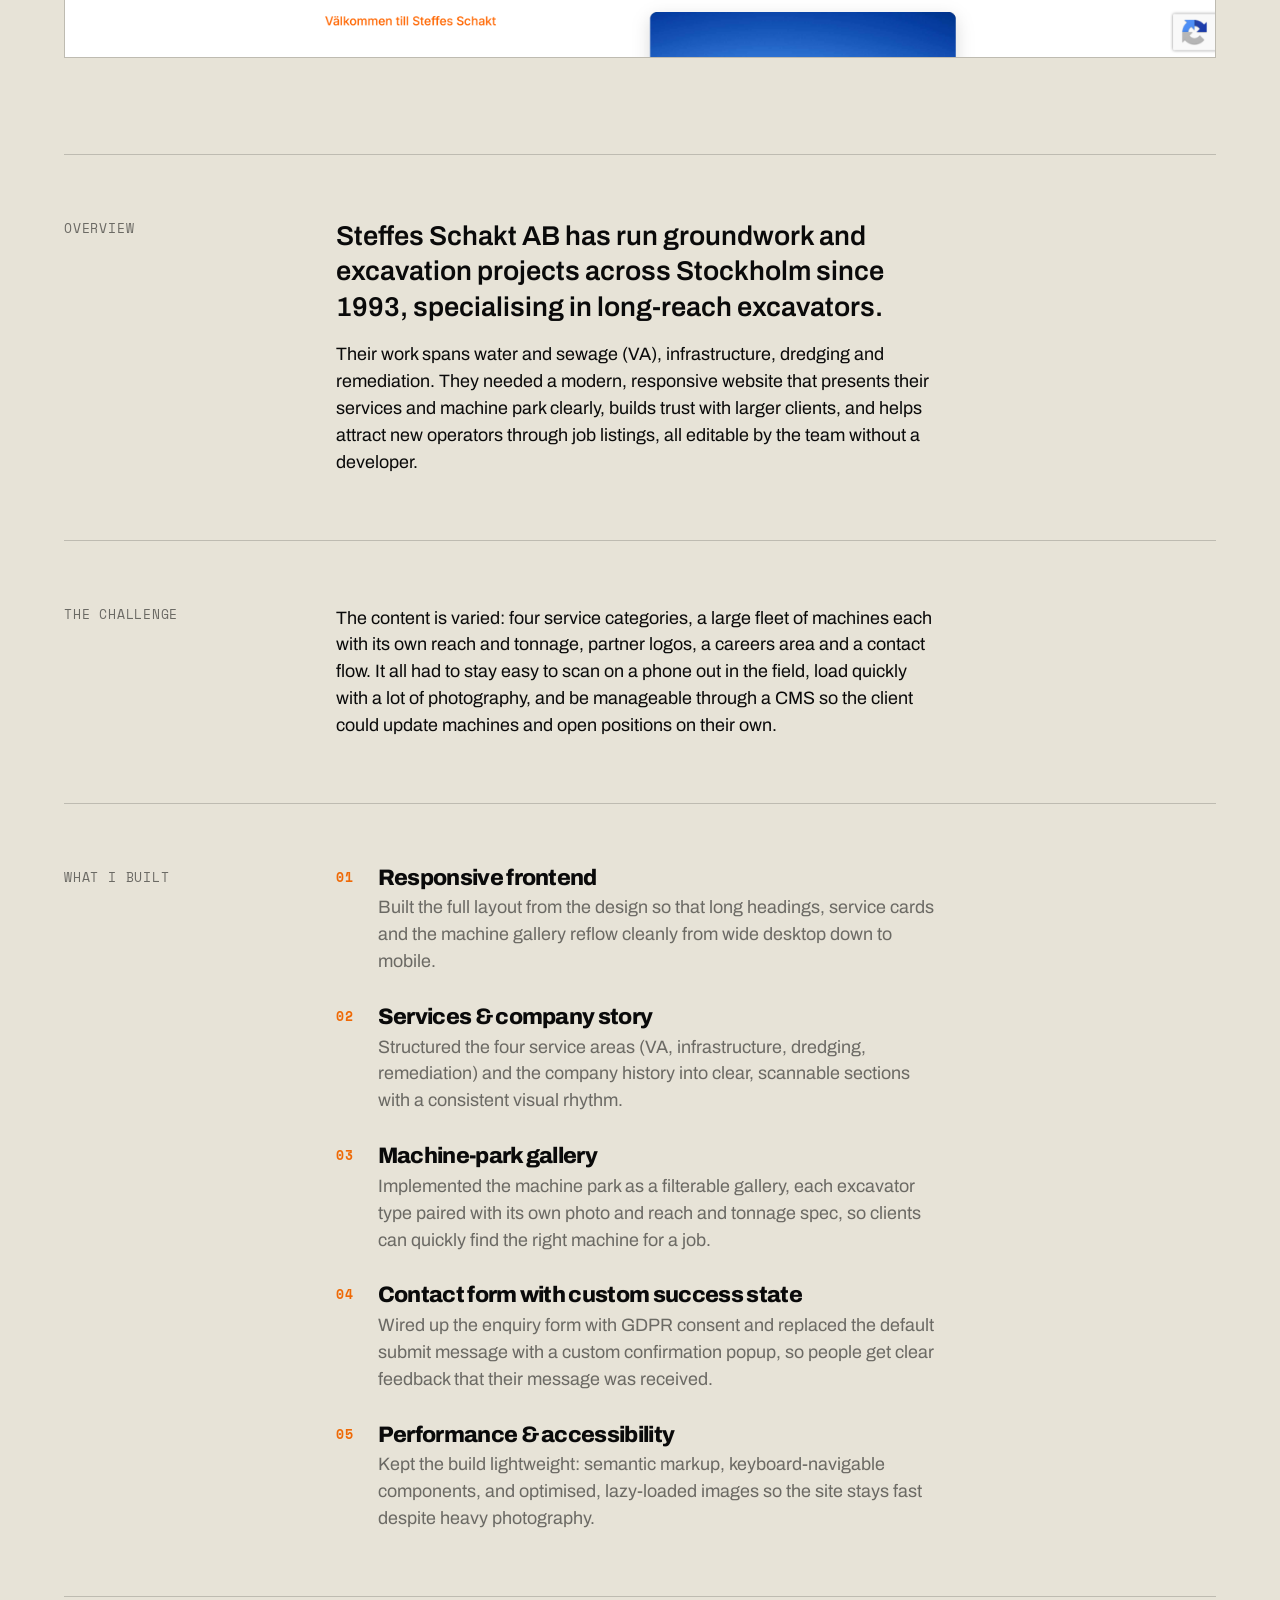
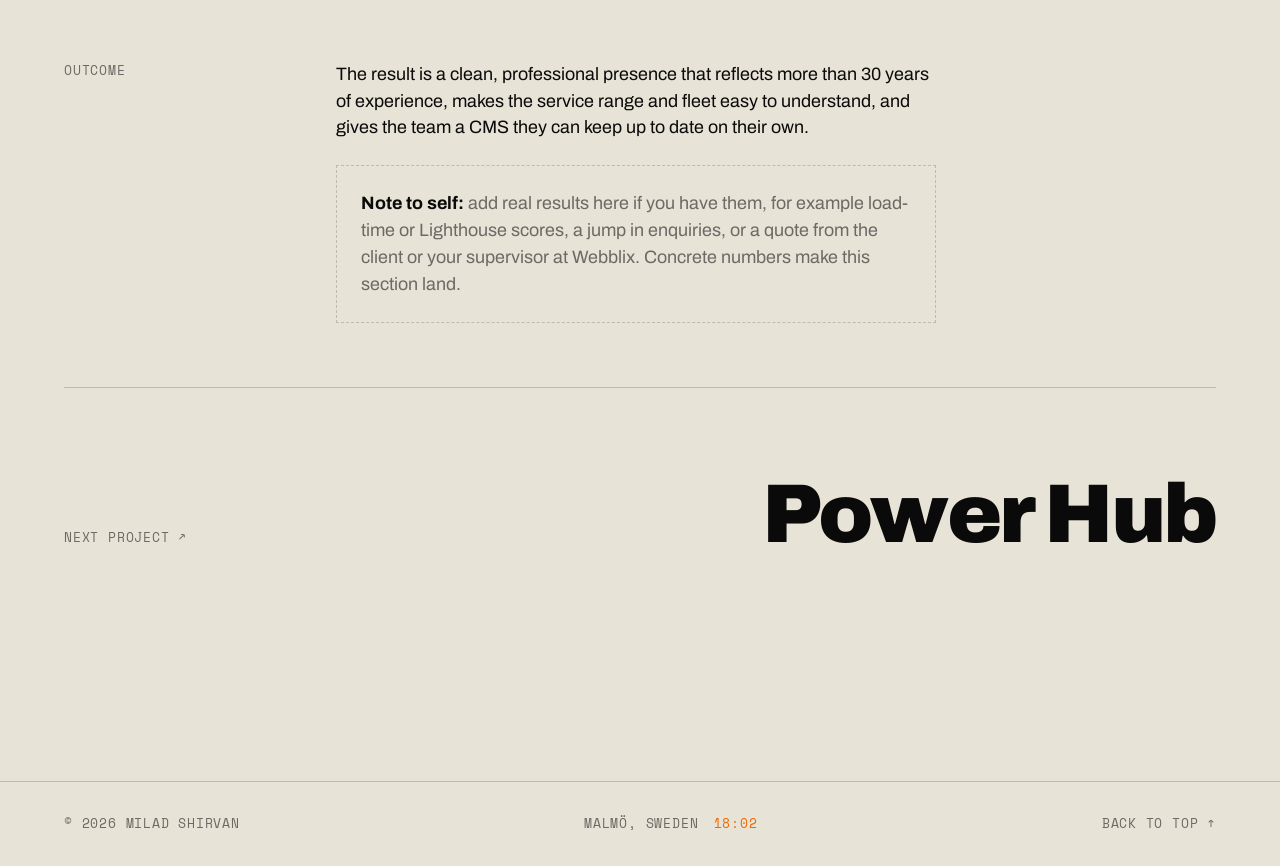
<file: worksteffes.html>
<!doctype html>
<html lang="en" data-theme="light">
  <head>
    <meta charset="UTF-8" />
    <meta name="viewport" content="width=device-width, initial-scale=1.0" />
    <title>Steffes Schakt · Case Study · Milad Shirvan</title>
    <meta
      name="description"
      content="Case study: a responsive CMS-driven marketing and recruitment site for Steffes Schakt AB, a Stockholm groundwork contractor. Frontend by Milad Shirvan."
    />

    <link rel="icon" href="favicon.svg" type="image/svg+xml" />
    <meta name="theme-color" content="#0A0A0A" />

    <link rel="preconnect" href="https://fonts.googleapis.com" />
    <link rel="preconnect" href="https://fonts.gstatic.com" crossorigin />
    <link
      href="https://fonts.googleapis.com/css2?family=Archivo:wght@400;500;600;700;800;900&family=Space+Mono:wght@400;700&display=swap"
      rel="stylesheet"
    />

    <link rel="stylesheet" href="style.css" />
  </head>
  <body>
    <!-- CUSTOM CURSOR -->
    <div class="cursor" id="cursor" aria-hidden="true">
      <span class="cursor-dot"></span>
    </div>

    <!-- NAV -->
    <header class="nav">
      <a href="index.html" class="wordmark">MILAD<span>&reg;</span></a>
      <nav class="nav-links" aria-label="Primary">
        <a href="index.html#work">Home</a>
        <a href="index.html#about">About</a>
        <a href="index.html#contact">Contact</a>
      </nav>
      <div class="nav-tools">
        <button
          id="themeToggle"
          class="theme-toggle"
          aria-label="Toggle color theme"
          aria-pressed="false"
        >
          <span class="theme-dot"></span><span class="theme-label">Dark</span>
        </button>
        <button
          id="menuToggle"
          class="menu-toggle"
          aria-label="Toggle menu"
          aria-expanded="false"
        >
          <span></span><span></span>
        </button>
      </div>
    </header>

    <main id="top" class="container-x container-y">
      <a href="index.html#work" class="mono case-back">← Back to work</a>

      <!-- CASE HERO -->
      <span class="mono case-eyebrow reveal">Case study / (01)</span>
      <h1 class="case-title reveal">Steffes Schakt</h1>
      <p class="case-summary reveal">
        A responsive marketing and recruitment site for a Stockholm groundwork
        contractor, built in a CMS so the team can manage it themselves.
      </p>

      <div class="case-meta reveal">
        <div>
          <span class="mono m-label">Role</span
          ><span class="m-value">Frontend Developer</span>
        </div>
        <div>
          <span class="mono m-label">Client</span
          ><span class="m-value">Steffes Schakt AB, via Webblix</span>
        </div>
        <div>
          <span class="mono m-label">Year</span
          ><span class="m-value">2026</span>
        </div>
        <div>
          <span class="mono m-label">Stack</span
          ><span class="m-value">CMS · HTML · CSS · JS</span>
        </div>
      </div>

      <a
        href="https://steffesschakt.se/"
        target="_blank"
        rel="noopener"
        class="btn btn-solid case-visit"
        >Visit live site <span aria-hidden="true">↗</span></a
      >

      <!-- HERO IMAGE -->
      <figure class="case-figure reveal">
        <img
          src="images/steffesschakt.png"
          alt="Steffes Schakt website"
          loading="lazy"
        />
      </figure>

      <!-- OVERVIEW -->
      <section class="case-section">
        <span class="mono s-label">Overview</span>
        <div class="s-body">
          <p class="case-lead reveal">
            Steffes Schakt AB has run groundwork and excavation projects across
            Stockholm since 1993, specialising in long-reach excavators.
          </p>
          <p class="reveal">
            Their work spans water and sewage (VA), infrastructure, dredging and
            remediation. They needed a modern, responsive website that presents
            their services and machine park clearly, builds trust with larger
            clients, and helps attract new operators through job listings, all
            editable by the team without a developer.
          </p>
        </div>
      </section>

      <!-- CHALLENGE -->
      <section class="case-section">
        <span class="mono s-label">The challenge</span>
        <div class="s-body reveal">
          <p>
            The content is varied: four service categories, a large fleet of
            machines each with its own reach and tonnage, partner logos, a
            careers area and a contact flow. It all had to stay easy to scan on
            a phone out in the field, load quickly with a lot of photography,
            and be manageable through a CMS so the client could update machines
            and open positions on their own.
          </p>
        </div>
      </section>

      <!-- WHAT I BUILT -->
      <section class="case-section">
        <span class="mono s-label">What I built</span>
        <div class="s-body">
          <ol class="case-steps">
            <li class="case-step reveal">
              <span class="mono st-num">01</span>
              <div>
                <h3>Responsive frontend</h3>
                <p>
                  Built the full layout from the design so that long headings,
                  service cards and the machine gallery reflow cleanly from wide
                  desktop down to mobile.
                </p>
              </div>
            </li>
            <li class="case-step reveal">
              <span class="mono st-num">02</span>
              <div>
                <h3>Services &amp; company story</h3>
                <p>
                  Structured the four service areas (VA, infrastructure,
                  dredging, remediation) and the company history into clear,
                  scannable sections with a consistent visual rhythm.
                </p>
              </div>
            </li>
            <li class="case-step reveal">
              <span class="mono st-num">03</span>
              <div>
                <h3>Machine-park gallery</h3>
                <p>
                  Implemented the machine park as a filterable gallery, each
                  excavator type paired with its own photo and reach and tonnage
                  spec, so clients can quickly find the right machine for a job.
                </p>
              </div>
            </li>
            <li class="case-step reveal">
              <span class="mono st-num">04</span>
              <div>
                <h3>Contact form with custom success state</h3>
                <p>
                  Wired up the enquiry form with GDPR consent and replaced the
                  default submit message with a custom confirmation popup, so
                  people get clear feedback that their message was received.
                </p>
              </div>
            </li>
            <li class="case-step reveal">
              <span class="mono st-num">05</span>
              <div>
                <h3>Performance &amp; accessibility</h3>
                <p>
                  Kept the build lightweight: semantic markup,
                  keyboard-navigable components, and optimised, lazy-loaded
                  images so the site stays fast despite heavy photography.
                </p>
              </div>
            </li>
          </ol>
        </div>
      </section>

      <!-- OUTCOME -->
      <section class="case-section">
        <span class="mono s-label">Outcome</span>
        <div class="s-body reveal">
          <p>
            The result is a clean, professional presence that reflects more than
            30 years of experience, makes the service range and fleet easy to
            understand, and gives the team a CMS they can keep up to date on
            their own.
          </p>
          <p class="case-note">
            <strong>Note to self:</strong> add real results here if you have
            them, for example load-time or Lighthouse scores, a jump in
            enquiries, or a quote from the client or your supervisor at Webblix.
            Concrete numbers make this section land.
          </p>
        </div>
      </section>

      <!-- NEXT -->
      <a
        href="https://www.power-hub.se/"
        target="_blank"
        rel="noopener"
        class="case-next"
      >
        <span class="mono n-lead">Next project ↗</span>
        <span class="n-title">Power Hub</span>
      </a>
    </main>

    <!-- FOOTER -->
    <footer class="footer container-x">
      <span class="mono">© <span id="year"></span> Milad Shirvan</span>
      <span class="mono"
        >Malmö, Sweden <span class="clock" id="clock"></span
      ></span>
      <a href="#top" class="mono back-top">Back to top ↑</a>
    </footer>

    <script src="script.js"></script>
  </body>
</html>
</file>
<file: style.css>
/* ===== TOKENS ===== */
:root {
  --paper: #e7e3d7;
  --ink: #0a0a0a;
  --accent: #ef6905;
  --on-accent: #0a0a0a;
  --line: rgba(10, 10, 10, 0.18);
  --muted: rgba(10, 10, 10, 0.56);

  --step-hero: clamp(4rem, 20vw, 17rem);
  --step-h2: clamp(2.8rem, 10vw, 8rem);
  --step-project: clamp(1.9rem, 6.5vw, 5.5rem);
  --step-lead: clamp(1.2rem, 2.6vw, 1.9rem);
  --step-body: clamp(1rem, 1.4vw, 1.12rem);
  --mono: clamp(0.7rem, 1.1vw, 0.82rem);

  --gap: clamp(1.2rem, 4vw, 3rem);
  --pad-x: clamp(1.2rem, 5vw, 5rem);
  --pad-y: clamp(4rem, 11vw, 9rem);
}

[data-theme='dark'] {
  --paper: #0a0a0a;
  --ink: #edeae0;
  --accent: #ef6905;
  --on-accent: #0a0a0a;
  --line: rgba(237, 234, 224, 0.18);
  --muted: rgba(237, 234, 224, 0.52);
}

* {
  margin: 0;
  padding: 0;
  box-sizing: border-box;
}

html {
  scroll-behavior: smooth;
}

body {
  background: var(--paper);
  color: var(--ink);
  font-family: 'Archivo', system-ui, sans-serif;
  font-size: var(--step-body);
  line-height: 1.5;
  -webkit-font-smoothing: antialiased;
  transition:
    background 0.4s ease,
    color 0.4s ease;
  overflow-x: hidden;
}

h1,
h2,
h3 {
  font-weight: 900;
  line-height: 0.9;
  letter-spacing: -0.03em;
}
a {
  color: inherit;
  text-decoration: none;
}
strong {
  font-weight: 700;
}

.mono {
  font-family: 'Space Mono', monospace;
  font-size: var(--mono);
  text-transform: uppercase;
  letter-spacing: 0.06em;
}

.container-x {
  padding-left: var(--pad-x);
  padding-right: var(--pad-x);
}
.container-y {
  padding-top: var(--pad-y);
  padding-bottom: var(--pad-y);
}

::selection {
  background: var(--accent);
  color: var(--on-accent);
}
:focus-visible {
  outline: 2px solid var(--accent);
  outline-offset: 3px;
}

/* ===== PRELOADER ===== */
.loader {
  position: fixed;
  inset: 0;
  z-index: 100;
  background: #0a0a0a;
  display: flex;
  align-items: flex-end;
  justify-content: space-between;
  padding: clamp(1.5rem, 5vw, 4rem);
  color: #edeae0;
  transition: transform 0.6s cubic-bezier(0.76, 0, 0.24, 1);
}
.loader.done {
  transform: translateY(-100%);
}
.loader-mark {
  font-size: 1rem;
  letter-spacing: 0.04em;
}
.loader-count {
  font-size: clamp(4rem, 18vw, 13rem);
  font-weight: 700;
  line-height: 0.8;
  color: var(--accent);
}
.is-loading {
  overflow: hidden;
}

/* ===== CUSTOM CURSOR ===== */
.cursor {
  position: fixed;
  top: 0;
  left: 0;
  z-index: 90;
  pointer-events: none;
  mix-blend-mode: difference;
  opacity: 0;
  transition: opacity 0.3s ease;
}
.cursor-dot {
  position: absolute;
  top: 0;
  left: 0;
  width: 34px;
  height: 34px;
  border-radius: 50%;
  border: 1px solid #fff;
  transform: translate(-50%, -50%) scale(1);
  transition:
    width 0.25s ease,
    height 0.25s ease,
    background 0.25s ease,
    transform 0.06s ease;
}
.cursor.active .cursor-dot {
  width: 62px;
  height: 62px;
  background: #fff;
}
html.has-cursor,
html.has-cursor a,
html.has-cursor button {
  cursor: none;
}

/* ===== NAV ===== */
.nav {
  position: sticky;
  top: 0;
  z-index: 50;
  display: flex;
  align-items: center;
  justify-content: space-between;
  padding: 1rem var(--pad-x);
  background: color-mix(in srgb, var(--paper) 82%, transparent);
  backdrop-filter: blur(10px);
  border-bottom: 1px solid var(--line);
}
.wordmark {
  font-weight: 900;
  font-size: 1.15rem;
  letter-spacing: -0.03em;
}
.wordmark span {
  color: var(--muted);
  font-size: 0.7em;
  vertical-align: super;
}

.nav-links {
  display: flex;
  gap: clamp(1rem, 3vw, 2.4rem);
}
.nav-links a {
  font-weight: 500;
  position: relative;
}
.nav-links a::after {
  content: '';
  position: absolute;
  left: 0;
  bottom: -4px;
  width: 100%;
  height: 2px;
  background: var(--accent);
  transform: scaleX(0);
  transform-origin: left;
  transition: transform 0.3s ease;
}
.nav-links a:hover::after,
.nav-links a.active::after {
  transform: scaleX(1);
}

.nav-tools {
  display: flex;
  align-items: center;
  gap: 1rem;
}
.theme-toggle {
  display: flex;
  align-items: center;
  gap: 0.5rem;
  background: none;
  border: 1px solid var(--line);
  border-radius: 40px;
  padding: 0.4rem 0.8rem;
  cursor: pointer;
  color: inherit;
}
.theme-dot {
  width: 9px;
  height: 9px;
  border-radius: 50%;
  background: var(--ink);
  transition: background 0.3s;
}
.theme-label {
  font-family: 'Space Mono', monospace;
  font-size: 0.72rem;
  text-transform: uppercase;
}

.menu-toggle {
  display: none;
  flex-direction: column;
  gap: 5px;
  background: none;
  border: none;
  cursor: pointer;
  padding: 4px;
}
.menu-toggle span {
  width: 26px;
  height: 2px;
  background: var(--ink);
  transition: 0.3s;
}

/* ===== HERO ===== */
.hero {
  position: relative;
  padding-top: clamp(2rem, 6vw, 5rem);
  padding-bottom: clamp(2rem, 5vw, 4rem);
  min-height: 88vh;
  display: flex;
  flex-direction: column;
  justify-content: space-between;
}
.hero-meta {
  display: flex;
  flex-wrap: wrap;
  gap: 1.5rem;
  color: var(--muted);
  border-bottom: 1px solid var(--line);
  padding-bottom: 1.4rem;
}
.hero-meta .status {
  color: var(--ink);
  display: flex;
  align-items: center;
  gap: 0.5rem;
}
.dot {
  width: 8px;
  height: 8px;
  border-radius: 50%;
  background: var(--accent);
  box-shadow: 0 0 0 3px color-mix(in srgb, var(--accent) 35%, transparent);
  animation: pulse 2s infinite;
}
@keyframes pulse {
  50% {
    opacity: 0.4;
  }
}

.hero-title {
  font-size: var(--step-hero);
  margin: clamp(1.5rem, 4vw, 3rem) 0;
}
.hero-title .line-wrap {
  display: block;
  overflow: hidden;
}
.hero-title .line {
  display: block;
  transform: translateY(115%);
  transition: transform 1s cubic-bezier(0.16, 1, 0.3, 1);
}
.loaded .hero-title .line {
  transform: none;
}
.loaded .hero-title .line-wrap:nth-child(2) .line {
  transition-delay: 0.12s;
}
.accent-dot {
  color: var(--accent);
  -webkit-text-stroke: 1px var(--ink);
}
[data-theme='dark'] .accent-dot {
  -webkit-text-stroke: 0;
}

.hero-bottom {
  display: flex;
  flex-wrap: wrap;
  align-items: flex-end;
  justify-content: space-between;
  gap: var(--gap);
}
.hero-lead {
  font-size: var(--step-lead);
  max-width: 20ch;
  font-weight: 500;
  line-height: 1.25;
}
.hero-actions {
  display: flex;
  gap: 0.8rem;
  flex-wrap: wrap;
}

.btn {
  display: inline-flex;
  align-items: center;
  gap: 0.5rem;
  padding: 0.85rem 1.5rem;
  border-radius: 40px;
  font-weight: 600;
  font-size: 0.95rem;
  transition:
    transform 0.2s ease,
    background 0.3s ease,
    color 0.3s ease;
}
.btn:hover {
  transform: translateY(-3px);
}
.btn-solid {
  background: var(--accent);
  color: var(--on-accent);
}
.btn-line {
  border: 1px solid var(--ink);
}
.btn-line:hover {
  background: var(--ink);
  color: var(--paper);
}

/* rotating seal */
.seal {
  position: absolute;
  top: clamp(6rem, 14vw, 10rem);
  right: var(--pad-x);
  width: clamp(88px, 12vw, 140px);
  aspect-ratio: 1;
  display: grid;
  place-items: center;
}
.seal svg {
  width: 100%;
  height: 100%;
  animation: spin 18s linear infinite;
}
.seal text {
  font-family: 'Space Mono', monospace;
  font-size: 13px;
  letter-spacing: 0.08em;
  fill: var(--ink);
  text-transform: uppercase;
}
.seal-core {
  position: absolute;
  color: var(--accent);
  font-size: 1.6rem;
}
@keyframes spin {
  to {
    transform: rotate(360deg);
  }
}

/* ===== MARQUEE ===== */
.marquee {
  background: var(--accent);
  color: var(--on-accent);
  overflow: hidden;
  border-block: 1px solid var(--ink);
  padding: 0.7rem 0;
}
.marquee-track {
  display: flex;
  width: max-content;
  animation: scroll 32s linear infinite;
}
.marquee-track span {
  font-weight: 800;
  font-size: clamp(1rem, 2.4vw, 1.6rem);
  text-transform: uppercase;
  letter-spacing: -0.01em;
  white-space: nowrap;
}
@keyframes scroll {
  to {
    transform: translateX(-50%);
  }
}

/* ===== SECTION HEADS ===== */
.section-head {
  display: grid;
  gap: 1.2rem;
  margin-bottom: clamp(2.5rem, 6vw, 5rem);
}
.index {
  color: var(--muted);
}
.section-title {
  font-size: var(--step-h2);
}
.section-note {
  color: var(--muted);
  max-width: 30ch;
}

/* ===== WORK ===== */
.work {
  position: relative;
}
.projects {
  list-style: none;
  border-top: 1px solid var(--line);
}
.project {
  border-bottom: 1px solid var(--line);
}
.project a {
  display: grid;
  align-items: start;
  gap: 1rem 2.5rem;
  grid-template-columns: auto 1fr auto;
  padding: clamp(1.8rem, 4vw, 3rem) 0;
  transition: padding-left 0.35s ease;
}
.project:hover a {
  padding-left: clamp(0.5rem, 2vw, 1.5rem);
}
.p-num {
  grid-column: 1;
  align-self: start;
  padding-top: 0.5rem;
  color: var(--muted);
}
.p-main {
  grid-column: 2;
}
.p-title {
  font-size: var(--step-project);
  font-weight: 900;
  letter-spacing: -0.03em;
  line-height: 1;
  transition: color 0.35s ease;
}
.project:hover .p-title {
  color: var(--accent);
}
.p-desc {
  max-width: 48ch;
  color: var(--muted);
  font-weight: 500;
  line-height: 1.45;
  margin-top: 0.9rem;
}

.p-right {
  grid-column: 3;
  display: flex;
  flex-direction: column;
  align-items: flex-end;
  gap: 0.9rem;
  text-align: right;
}
.p-thumb {
  position: relative;
  width: clamp(180px, 20vw, 280px);
  aspect-ratio: 4 / 3;
  overflow: hidden;
  border: 1px solid var(--line);
  display: block;
}
.p-thumb img {
  width: 100%;
  height: 100%;
  object-fit: cover;
  filter: grayscale(1) contrast(1.03);
  transition:
    filter 0.45s ease,
    transform 0.55s ease;
}
.project:hover .p-thumb img {
  filter: none;
  transform: scale(1.04);
}
.p-arrow {
  position: absolute;
  top: 0;
  right: 0;
  width: 2.6rem;
  height: 2.6rem;
  display: grid;
  place-items: center;
  background: var(--accent);
  color: var(--on-accent);
  font-weight: 700;
  transform: translate(100%, -100%);
  transition: transform 0.35s ease;
}
.project:hover .p-arrow {
  transform: none;
}
.p-tags {
  color: var(--muted);
}
.p-url {
  color: var(--muted);
}

/* ===== ABOUT ===== */
.about-grid {
  display: grid;
  grid-template-columns: 1fr 1fr;
  gap: var(--gap);
  align-items: start;
}
.about-statement {
  font-size: var(--step-lead);
  font-weight: 600;
  line-height: 1.2;
}
.about-body {
  display: grid;
  gap: 1rem;
  color: var(--muted);
  max-width: 46ch;
}

.caps {
  display: grid;
  grid-template-columns: repeat(4, 1fr);
  gap: var(--gap);
  margin-top: clamp(3rem, 8vw, 6rem);
  border-top: 1px solid var(--line);
  padding-top: clamp(2rem, 5vw, 3.5rem);
}
.cap-label {
  display: block;
  color: var(--accent-label, var(--muted));
  margin-bottom: 0.8rem;
}
[data-theme='dark'] .cap-label {
  color: var(--accent);
}
.cap p {
  font-weight: 500;
}

.timeline {
  margin-top: clamp(3rem, 8vw, 6rem);
}
.tl-row {
  display: grid;
  grid-template-columns: 1fr 2fr 2fr;
  gap: var(--gap);
  align-items: baseline;
  padding: 1.5rem 0;
  border-top: 1px solid var(--line);
}
.tl-year {
  color: var(--muted);
}
.tl-role {
  font-weight: 700;
  font-size: clamp(1.1rem, 2vw, 1.5rem);
}
.tl-desc {
  color: var(--muted);
}

/* ===== CASE STUDY ===== */
.case-back {
  display: inline-block;
  color: var(--muted);
  margin-bottom: clamp(2rem, 5vw, 3.5rem);
}
.case-back:hover {
  color: var(--accent);
}
.case-eyebrow {
  color: var(--muted);
  display: block;
  margin-bottom: 1.2rem;
}
.case-title {
  font-size: var(--step-h2);
  margin-bottom: 1.5rem;
}
.case-summary {
  font-size: var(--step-lead);
  font-weight: 500;
  max-width: 30ch;
  line-height: 1.25;
}

.case-meta {
  display: grid;
  grid-template-columns: repeat(4, 1fr);
  gap: var(--gap);
  margin-top: clamp(2.5rem, 6vw, 4rem);
  padding-top: clamp(1.5rem, 4vw, 2.5rem);
  border-top: 1px solid var(--line);
}
.case-meta .m-label {
  color: var(--muted);
  display: block;
  margin-bottom: 0.5rem;
}
.case-meta .m-value {
  font-weight: 600;
}
.case-visit {
  display: inline-flex;
  margin-top: clamp(2rem, 5vw, 3rem);
}

.case-figure {
  margin: clamp(3rem, 8vw, 6rem) 0;
  border: 1px solid var(--line);
  overflow: hidden;
}
.case-figure img {
  width: 100%;
  display: block;
}

.case-section {
  display: grid;
  grid-template-columns: minmax(0, 14rem) 1fr;
  gap: clamp(1rem, 4vw, 3rem);
  padding: clamp(2.5rem, 6vw, 4rem) 0;
  border-top: 1px solid var(--line);
}
.case-section .s-label {
  color: var(--muted);
  align-self: start;
}
.case-section .s-body {
  max-width: 60ch;
}
.case-section .s-body p {
  margin-bottom: 1rem;
}
.case-section .s-body p:last-child {
  margin-bottom: 0;
}
.case-lead {
  font-size: clamp(1.2rem, 2.4vw, 1.7rem);
  font-weight: 600;
  line-height: 1.3;
}

.case-steps {
  list-style: none;
  display: grid;
  gap: 2rem;
}
.case-step {
  display: grid;
  grid-template-columns: auto 1fr;
  gap: 1.5rem;
}
.case-step .st-num {
  color: var(--accent);
  font-weight: 700;
}
.case-step h3 {
  font-size: clamp(1.1rem, 2vw, 1.4rem);
  font-weight: 800;
  margin-bottom: 0.4rem;
}
.case-step p {
  color: var(--muted);
}

.case-note {
  border: 1px dashed var(--line);
  padding: 1.5rem;
  margin-top: 1.5rem;
  color: var(--muted);
}
.case-note strong {
  color: var(--ink);
  font-weight: 700;
}

.case-next {
  display: flex;
  flex-wrap: wrap;
  justify-content: space-between;
  gap: 1.5rem;
  align-items: baseline;
  padding: clamp(2.5rem, 6vw, 4rem) 0;
  border-top: 1px solid var(--line);
}
.case-next .n-lead {
  color: var(--muted);
}
.case-next .n-title {
  font-size: var(--step-project);
  font-weight: 900;
  letter-spacing: -0.03em;
  transition: color 0.3s ease;
}
.case-next a:hover .n-title {
  color: var(--accent);
}

/* ===== CONTACT ===== */
.contact {
  position: relative;
}
.contact-title {
  font-size: var(--step-h2);
  margin: 1rem 0 clamp(3rem, 7vw, 5rem);
}
.contact-grid {
  display: grid;
  grid-template-columns: 1.4fr 1fr;
  gap: var(--gap);
  align-items: start;
  border-top: 1px solid var(--line);
  padding-top: clamp(2rem, 5vw, 3.5rem);
}
.email-link {
  font-size: clamp(1.4rem, 4vw, 2.6rem);
  font-weight: 800;
  letter-spacing: -0.02em;
  display: block;
  word-break: break-word;
}
.email-link:hover {
  color: var(--accent);
}
[data-theme='light'] .email-link:hover {
  -webkit-text-stroke: 1px var(--ink);
}
.copy-btn {
  margin-top: 1.4rem;
}
.copy-btn.copied {
  background: var(--accent);
  color: var(--on-accent);
  border-color: var(--accent);
}

.contact-details {
  display: grid;
  gap: 1.6rem;
}
.cd a:hover {
  color: var(--accent);
}
[data-theme='light'] .cd a:hover {
  text-decoration: underline;
  text-decoration-color: var(--accent);
  text-decoration-thickness: 3px;
}
.socials {
  display: flex;
  gap: 1.5rem;
  font-weight: 600;
}

/* ===== FOOTER ===== */
.footer {
  display: flex;
  justify-content: space-between;
  flex-wrap: wrap;
  gap: 1rem;
  padding-top: 2rem;
  padding-bottom: 2rem;
  border-top: 1px solid var(--line);
  color: var(--muted);
}
.back-top:hover {
  color: var(--ink);
}
.clock {
  color: var(--accent);
  margin-left: 0.4rem;
}

/* ===== REVEAL ===== */
.reveal {
  opacity: 0;
  transform: translateY(28px);
  transition:
    opacity 0.7s ease,
    transform 0.7s ease;
}
.reveal.in {
  opacity: 1;
  transform: none;
}

/* ===== RESPONSIVE (2 breakpoints) ===== */
@media (max-width: 860px) {
  .about-grid,
  .contact-grid {
    grid-template-columns: 1fr;
  }
  .caps {
    grid-template-columns: repeat(2, 1fr);
  }
  .tl-row {
    grid-template-columns: 1fr;
    gap: 0.3rem;
  }
  .seal {
    display: none;
  }
  .project a {
    grid-template-columns: auto 1fr;
    gap: 0.8rem 1.5rem;
  }
  .p-right {
    grid-column: 2;
    flex-direction: row;
    flex-wrap: wrap;
    align-items: center;
    justify-content: flex-start;
    text-align: left;
    margin-top: 0.6rem;
    gap: 0.6rem 1.2rem;
  }
  .p-thumb {
    width: 100%;
    max-width: 320px;
  }
  .case-meta {
    grid-template-columns: repeat(2, 1fr);
  }
  .case-section {
    grid-template-columns: 1fr;
    gap: 1rem;
  }
}

@media (max-width: 620px) {
  .nav-links {
    position: fixed;
    inset: 0 0 0 auto;
    width: min(70vw, 300px);
    flex-direction: column;
    justify-content: center;
    gap: 2rem;
    padding: 3rem;
    background: var(--paper);
    border-left: 1px solid var(--line);
    transform: translateX(100%);
    transition: transform 0.4s ease;
    font-size: 1.4rem;
  }
  .nav-links.open {
    transform: none;
  }
  .nav-links a {
    font-weight: 700;
  }
  .menu-toggle {
    display: flex;
    z-index: 60;
  }
  .menu-toggle.open span:first-child {
    transform: translateY(3.5px) rotate(45deg);
  }
  .menu-toggle.open span:last-child {
    transform: translateY(-3.5px) rotate(-45deg);
  }
  .caps {
    grid-template-columns: 1fr;
  }
  .hero-meta {
    gap: 0.8rem 1.2rem;
  }
}

@media (prefers-reduced-motion: reduce) {
  * {
    animation: none !important;
    scroll-behavior: auto;
  }
  .reveal {
    opacity: 1;
    transform: none;
    transition: none;
  }
  .hero-title .line {
    transform: none;
    transition: none;
  }
  .loader {
    transition: none;
  }
  .cursor {
    display: none;
  }
}
</file>
